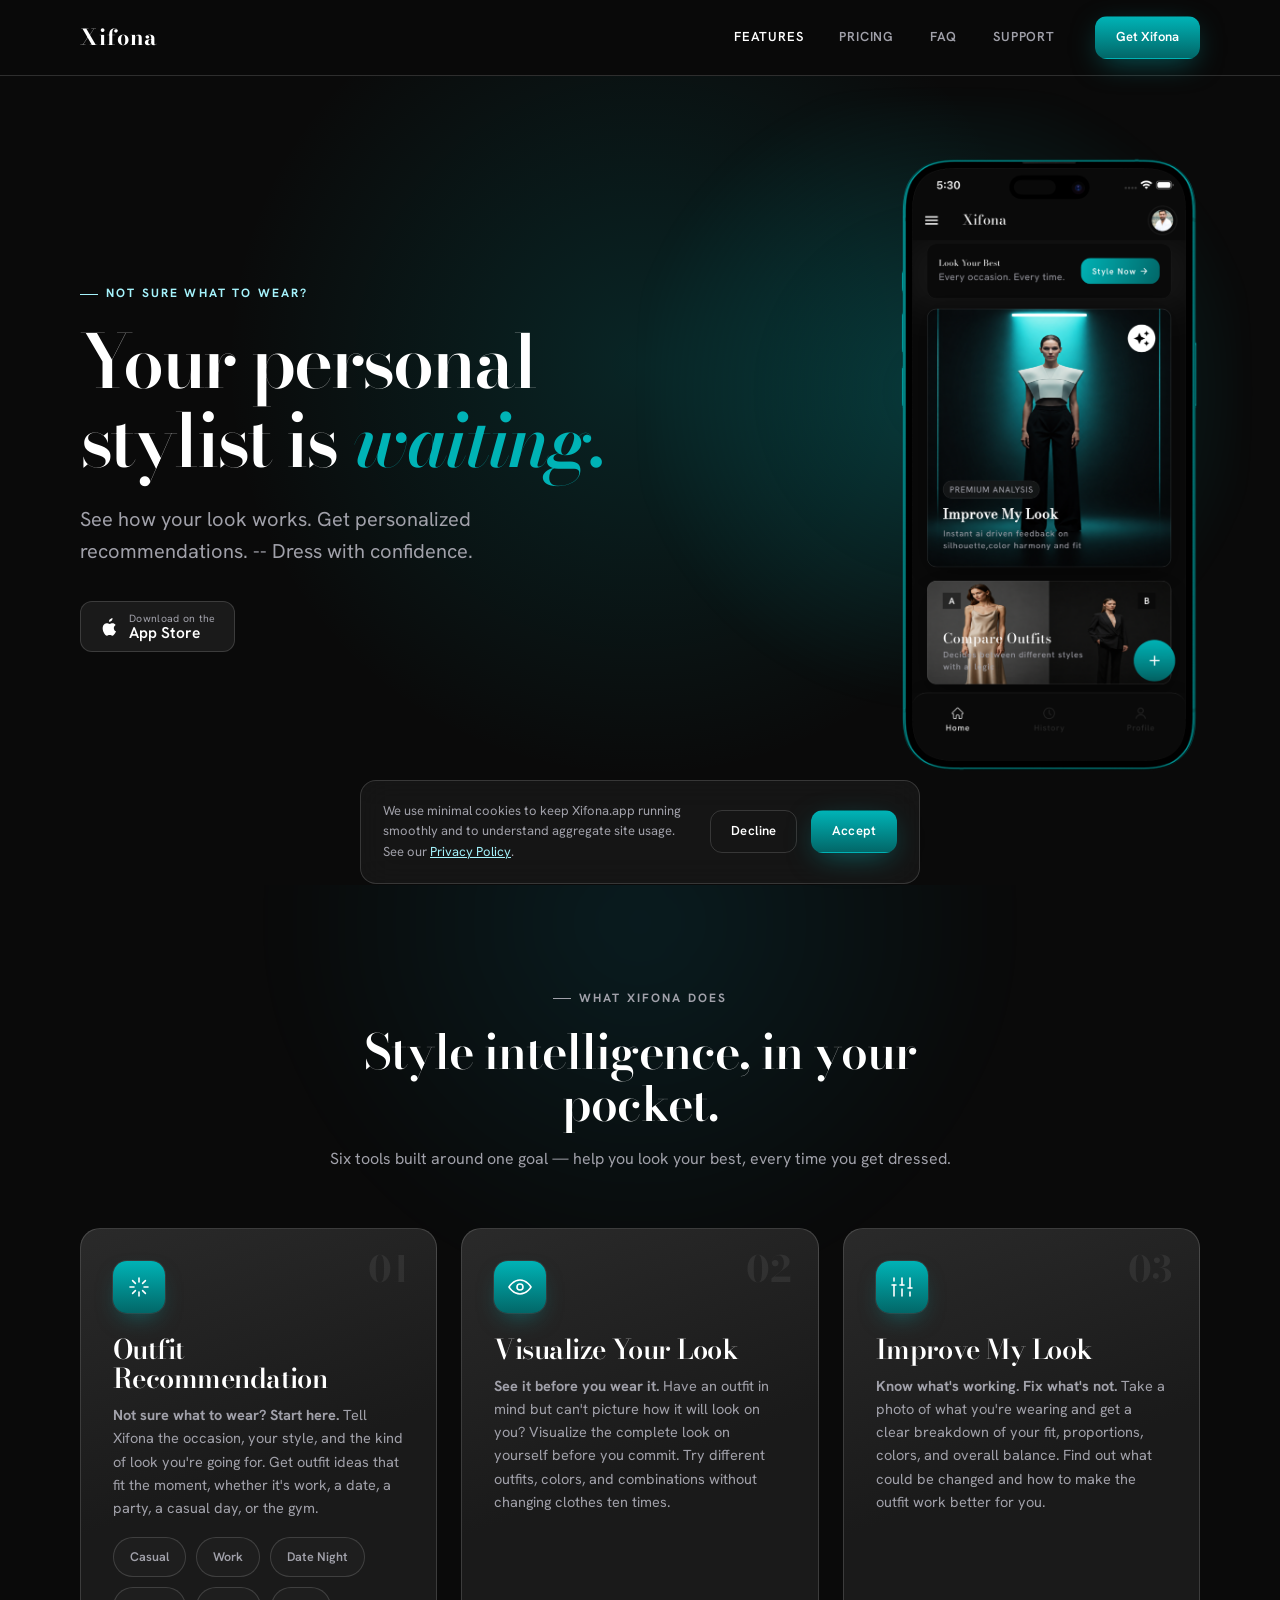
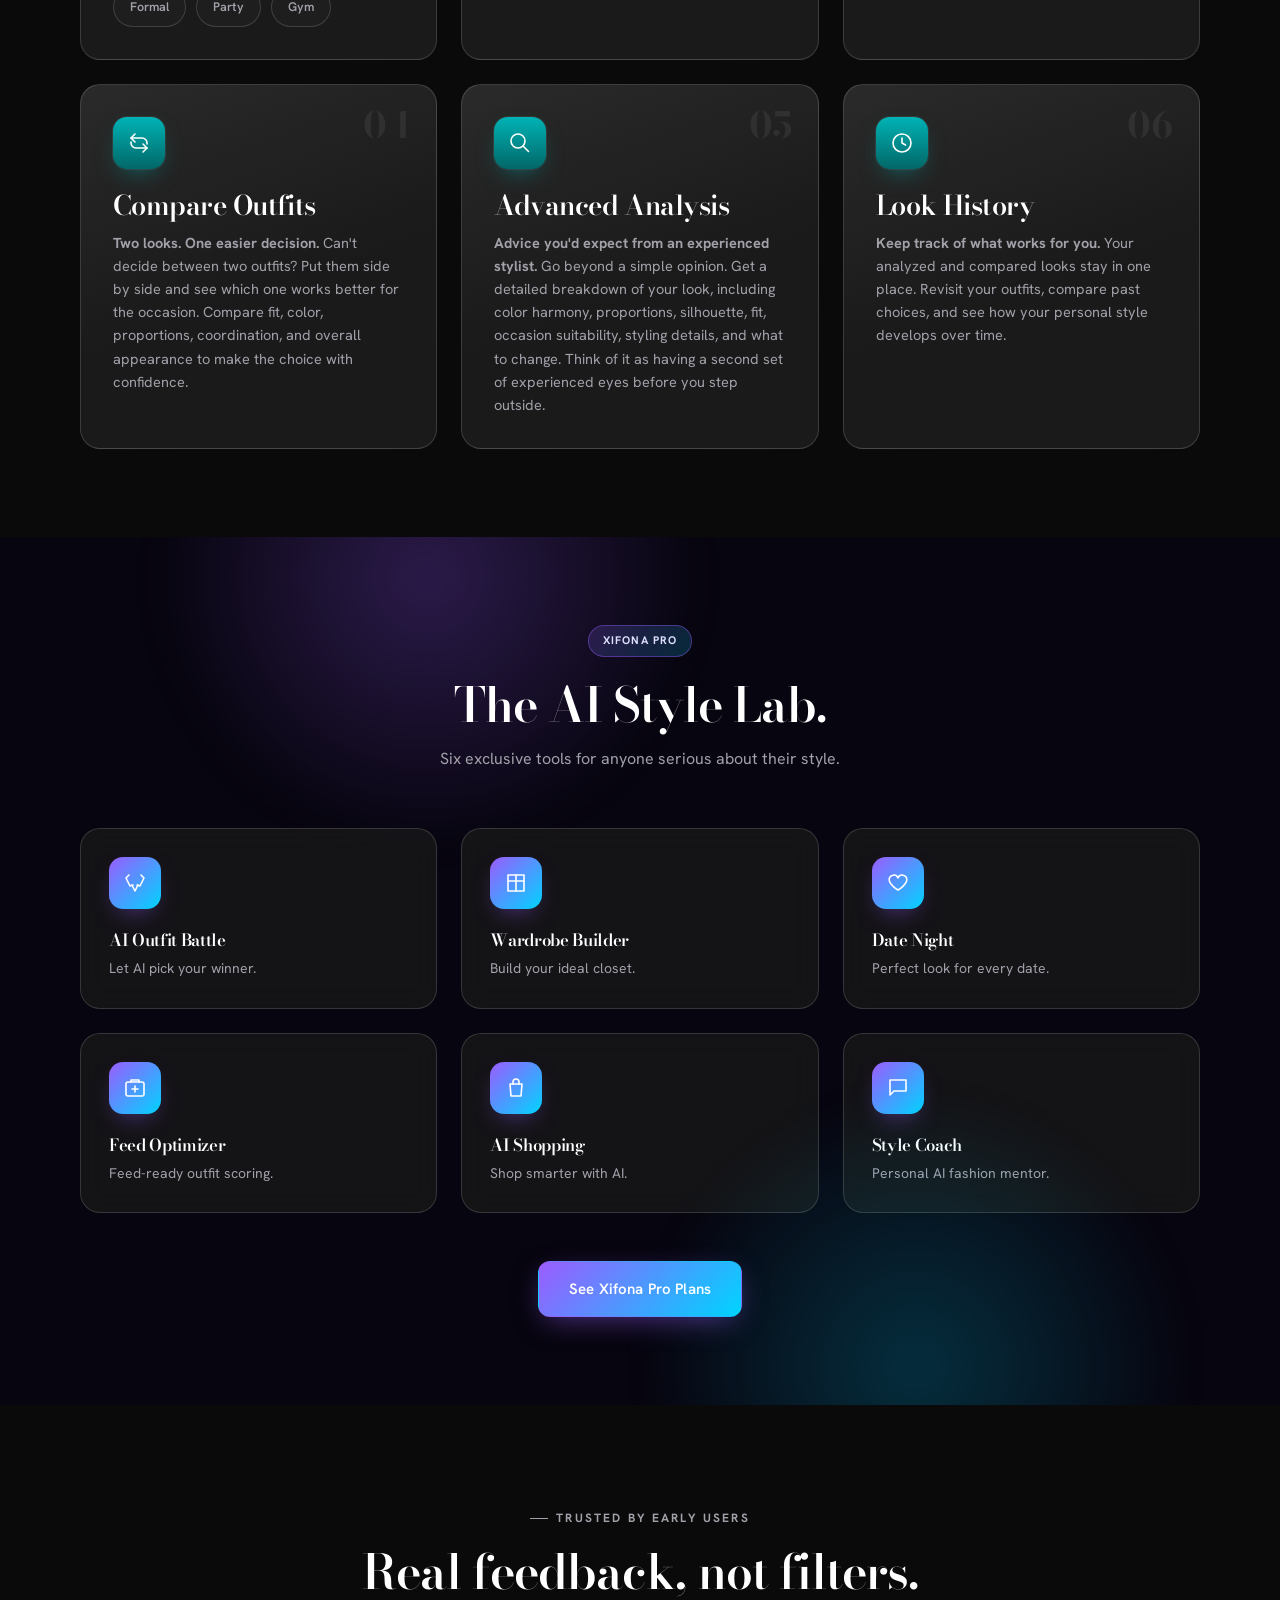
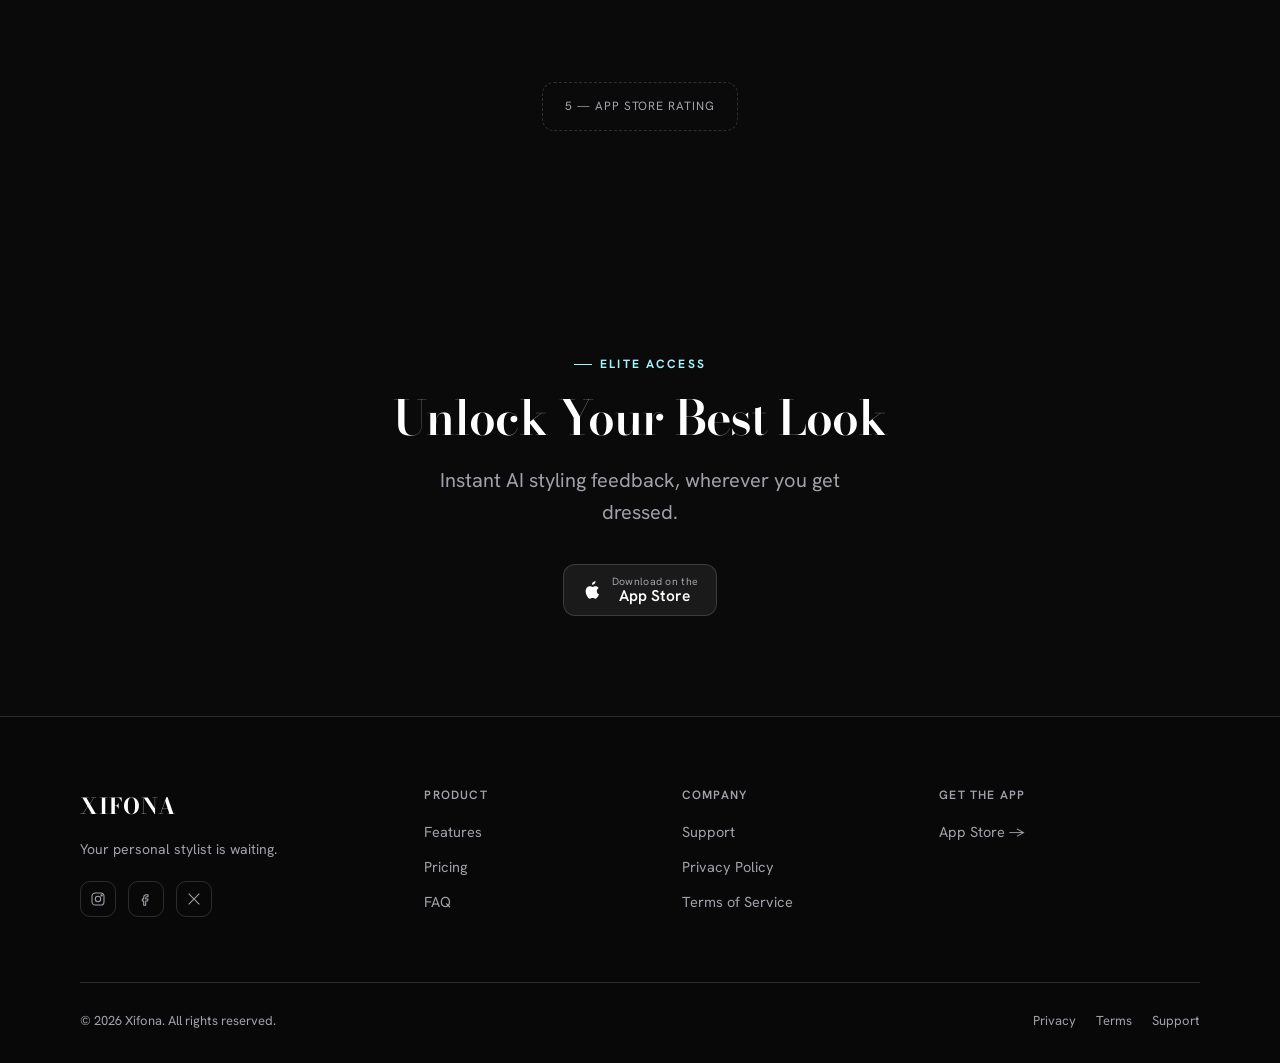
<file: index.html>
<!doctype html>
<html lang="en">

<head>
  <meta charset="UTF-8">
  <meta name="viewport" content="width=device-width, initial-scale=1">
  <title>Xifona | Personal Styling & Outfit Recommendations</title>
  <meta name="description"
    content="Instant AI feedback on silhouette, color harmony, and fit — from a single photo. Compare outfits, get occasion-based recommendations, and unlock the AI Style Lab with Xifona.">
  <link rel="canonical" href="https://www.xifona.app/">

  <meta property="og:type" content="website">
  <meta property="og:title" content="Xifona — Your AI Personal Stylist">
  <meta property="og:description"
    content="Discover what to wear with Xifona. Get personalized outfit recommendations, visualize looks, compare outfits, and improve your style.">
  <meta property="og:url" content="https://www.xifona.app/">
  <meta property="og:image" content="https://www.xifona.app/images/og-image.jpg">
  <meta property="og:site_name" content="Xifona">
  <meta name="twitter:card" content="summary_large_image">
  <meta name="twitter:title" content="Xifona — Your Personal Stylist">
  <meta name="twitter:description"
    content="Instant AI feedback on silhouette, color harmony, and fit — from a single photo.">
  <meta name="twitter:image" content="https://www.xifona.app/images/og-image.jpg">

  <link rel="icon" type="image/svg+xml" href="images/favicon.svg">
  <link rel="manifest" href="site.webmanifest">
  <meta name="theme-color" content="#0A0A0A">

  <link rel="preconnect" href="https://fonts.googleapis.com">
  <link rel="preconnect" href="https://fonts.gstatic.com" crossorigin>
  <link
    href="https://fonts.googleapis.com/css2?family=Bodoni+Moda:ital,wght@0,500;0,600;0,700;1,500;1,600&amp;family=Hanken+Grotesk:wght@400;500;600;700&amp;display=swap"
    rel="stylesheet">
  <link rel="stylesheet" href="css/style.css">
  <meta name="p:domain_verify" content="59ca148fe82344d7e6e36d0a5263caa8" />

  <!-- Analytics: set ANALYTICS_SNIPPET in .env, then run scripts/generate-config.js. -->
</head>

<body>
  <a class="skip-link" href="#main">Skip to content</a>

  <header class="site-header">
    <div class="container nav-inner">
      <a href="index.html" class="logo">Xifona</a>
      <nav class="site-nav" aria-label="Primary">
        <a href="index.html#features" class="active">Features</a>
        <a href="pricing.html">Pricing</a>
        <a href="faq.html">FAQ</a>
        <a href="support.html">Support</a>
      </nav>
      <a href="pricing.html" class="btn btn-primary btn-small nav-cta">Get Xifona</a>
      <button class="nav-toggle" aria-label="Toggle menu" aria-expanded="false"><span></span></button>
    </div>
    <div class="mobile-menu" id="mobile-menu">
      <a href="index.html#features">Features</a>
      <a href="pricing.html">Pricing</a>
      <a href="faq.html">FAQ</a>
      <a href="support.html">Support</a>
      <a href="pricing.html" class="btn btn-primary btn-block">Get Xifona</a>
    </div>
  </header>

  <main id="main">

    <!-- HERO -->
    <section class="hero">
      <div class="container hero-grid">
        <div class="hero-copy">
          <p class="eyebrow">Not sure what to wear?</p>
          <h1>Your personal stylist is <em>waiting.</em></h1>
          <p class="lead">See how your look works. Get personalized recommendations. -- Dress with confidence.</p>
          <div class="store-badges">
            <a href="https://apps.apple.com/us/app/xifona/id6799055787" data-cfg-href="APP_STORE_URL" class="store-badge"
              aria-label="Download on the App Store">
              <svg width="20" height="20" viewBox="0 0 24 24" fill="currentColor">
                <path
                  d="M16.365 1.43c0 1.14-.416 2.06-1.25 2.94-.895.94-2.02 1.51-3.14 1.42-.144-1.09.37-2.24 1.19-3.06.83-.83 2.24-1.42 3.2-1.3zM20.5 17.24c-.44 1.02-.65 1.47-1.22 2.38-.79 1.26-1.9 2.83-3.28 2.85-1.23.02-1.55-.8-3.22-.79-1.67.01-2.02.81-3.25.79-1.38-.02-2.43-1.43-3.22-2.69-2.21-3.5-2.44-7.6-1.08-9.79.97-1.55 2.5-2.46 3.94-2.46 1.47 0 2.39.81 3.6.81 1.18 0 1.9-.81 3.6-.81 1.29 0 2.65.7 3.62 1.92-3.18 1.74-2.66 6.28.41 7.79z" />
              </svg>
              <span class="store-text"><small>Download on the</small><strong>App Store</strong></span>
            </a>
            <!-- <a href="[PLAY_STORE_URL]" data-cfg-href="PLAY_STORE_URL" class="store-badge" aria-label="Get it on Google Play">
            <svg width="20" height="20" viewBox="0 0 24 24" fill="currentColor"><path d="M3.6 2.3c-.35.35-.55.86-.55 1.5v16.4c0 .64.2 1.15.55 1.5l.1.09L13 12.5v-.3L3.7 2.21l-.1.09z"/><path d="M16.15 15.65l-3.15-3.15v-.3l3.15-3.15.07.04 3.73 2.12c1.07.6 1.07 1.6 0 2.2l-3.73 2.12-.07.12z"/><path d="M16.22 15.6L13 12.35 3.6 21.7c.35.37.93.42 1.58.05l11.04-6.15z"/><path d="M16.22 9.1L5.18 2.95c-.65-.37-1.23-.32-1.58.05l9.4 9.35 3.22-3.25z"/></svg>
            <span class="store-text"><small>Get it on</small><strong>Google Play</strong></span>
          </a> -->
          </div>
        </div>
        <div class="hero-visual">
          <div class="phone-glow"></div>
          <img class="hero-app-shot" src="images/3.png" width="1284" height="2778" loading="eager"
            alt="Xifona app home screen with Improve My Look premium analysis and Compare Outfits tools">
        </div>
      </div>
    </section>

    <!-- FEATURES -->
    <section id="features">
      <div class="container">
        <div class="section-head center">
          <p class="eyebrow muted" style="justify-content:center">What Xifona Does</p>
          <h2>Style intelligence, in your pocket.</h2>
          <p>Six tools built around one goal — help you look your best, every time you get dressed.</p>
        </div>

        <div class="grid cols-3">
          <div class="card reveal">
            <div class="chip" aria-hidden="true">
              <svg viewBox="0 0 24 24" fill="none" stroke="currentColor" stroke-width="1.6" stroke-linecap="round"
                stroke-linejoin="round">
                <path
                  d="M12 3v4M12 17v4M3 12h4M17 12h4M5.6 5.6l2.8 2.8M15.6 15.6l2.8 2.8M5.6 18.4l2.8-2.8M15.6 8.4l2.8-2.8" />
              </svg>
            </div>
            <h3>Outfit Recommendation</h3>
            <p><strong>Not sure what to wear? Start here.</strong> Tell Xifona the occasion, your style, and the kind
              of look you're going for. Get outfit ideas that fit the moment, whether it's work, a date, a party, a
              casual day, or the gym.</p>
            <div class="pill-row">
              <span class="pill">Casual</span><span class="pill">Work</span><span class="pill">Date Night</span><span
                class="pill">Formal</span><span class="pill">Party</span><span class="pill">Gym</span>
            </div>
          </div>

          <div class="card reveal">
            <div class="chip" aria-hidden="true">
              <svg viewBox="0 0 24 24" fill="none" stroke="currentColor" stroke-width="1.6" stroke-linecap="round"
                stroke-linejoin="round">
                <path d="M1 12s4-7 11-7 11 7 11 7-4 7-11 7-11-7-11-7Z" />
                <circle cx="12" cy="12" r="3" />
              </svg>
            </div>
            <h3>Visualize Your Look</h3>
            <p><strong>See it before you wear it.</strong> Have an outfit in mind but can't picture how it will look
              on you? Visualize the complete look on yourself before you commit. Try different outfits, colors, and
              combinations without changing clothes ten times.</p>
          </div>

          <div class="card reveal">
            <div class="chip" aria-hidden="true">
              <svg viewBox="0 0 24 24" fill="none" stroke="currentColor" stroke-width="1.6" stroke-linecap="round"
                stroke-linejoin="round">
                <path d="M4 21V10M4 6V3M12 21v-7M12 10V3M20 21v-4M20 13V3" />
                <path d="M2 10h4M10 10h4M18 13h4" />
              </svg>
            </div>
            <h3>Improve My Look</h3>
            <p><strong>Know what's working. Fix what's not.</strong> Take a photo of what you're wearing and get a
              clear breakdown of your fit, proportions, colors, and overall balance. Find out what could be changed
              and how to make the outfit work better for you.</p>
          </div>

          <div class="card reveal">
            <div class="chip" aria-hidden="true">
              <svg viewBox="0 0 24 24" fill="none" stroke="currentColor" stroke-width="1.6" stroke-linecap="round"
                stroke-linejoin="round">
                <path d="M8 3 4 7l4 4" />
                <path d="M4 7h11a5 5 0 0 1 5 5v1" />
                <path d="M16 21l4-4-4-4" />
                <path d="M20 17H9a5 5 0 0 1-5-5v-1" />
              </svg>
            </div>
            <h3>Compare Outfits</h3>
            <p><strong>Two looks. One easier decision.</strong> Can't decide between two outfits? Put them side by
              side and see which one works better for the occasion. Compare fit, color, proportions, coordination,
              and overall appearance to make the choice with confidence.</p>
          </div>

          <div class="card reveal">
            <div class="chip" aria-hidden="true">
              <svg viewBox="0 0 24 24" fill="none" stroke="currentColor" stroke-width="1.6" stroke-linecap="round"
                stroke-linejoin="round">
                <circle cx="10" cy="10" r="7" />
                <path d="M20.5 20.5 15.3 15.3" />
              </svg>
            </div>
            <h3>Advanced Analysis</h3>
            <p><strong>Advice you'd expect from an experienced stylist.</strong> Go beyond a simple opinion. Get a
              detailed breakdown of your look, including color harmony, proportions, silhouette, fit, occasion
              suitability, styling details, and what to change. Think of it as having a second set of experienced
              eyes before you step outside.</p>
          </div>

          <div class="card reveal">
            <div class="chip" aria-hidden="true">
              <svg viewBox="0 0 24 24" fill="none" stroke="currentColor" stroke-width="1.6" stroke-linecap="round"
                stroke-linejoin="round">
                <circle cx="12" cy="12" r="9" />
                <path d="M12 7v5l3.5 2" />
              </svg>
            </div>
            <h3>Look History</h3>
            <p><strong>Keep track of what works for you.</strong> Your analyzed and compared looks stay in one place.
              Revisit your outfits, compare past choices, and see how your personal style develops over time.</p>
          </div>
        </div>
      </div>
    </section>

    <!-- STYLE LAB / PREMIUM TEASER -->
    <section class="section-void">
      <div class="container">
        <div class="section-head center">
          <span class="badge-pill">Xifona Pro</span>
          <h2 style="margin-top:22px;">The AI Style Lab.</h2>
          <p>Six exclusive tools for anyone serious about their style.</p>
        </div>

        <div class="grid cols-3">
          <div class="glass-card reveal">
            <div class="chip chip-premium" aria-hidden="true">
              <svg viewBox="0 0 24 24" fill="none" stroke="currentColor" stroke-width="1.6" stroke-linecap="round"
                stroke-linejoin="round">
                <path d="M6 4 3 7l4 8 3-1" />
                <path d="M18 4l3 3-4 8-3-1" />
                <path d="M9 14l3 6 3-6" />
              </svg>
            </div>
            <h4>AI Outfit Battle</h4>
            <p style="font-size:14px;margin-top:8px;">Let AI pick your winner.</p>
          </div>
          <div class="glass-card reveal">
            <div class="chip chip-premium" aria-hidden="true">
              <svg viewBox="0 0 24 24" fill="none" stroke="currentColor" stroke-width="1.6" stroke-linecap="round"
                stroke-linejoin="round">
                <path d="M4 4h16v16H4z" />
                <path d="M12 4v16M4 10h16" />
              </svg>
            </div>
            <h4>Wardrobe Builder</h4>
            <p style="font-size:14px;margin-top:8px;">Build your ideal closet.</p>
          </div>
          <div class="glass-card reveal">
            <div class="chip chip-premium" aria-hidden="true">
              <svg viewBox="0 0 24 24" fill="none" stroke="currentColor" stroke-width="1.6" stroke-linecap="round"
                stroke-linejoin="round">
                <path
                  d="M20.8 8.6c0 5.4-8.8 10.4-8.8 10.4S3.2 14 3.2 8.6a4.6 4.6 0 0 1 8.8-1.8A4.6 4.6 0 0 1 20.8 8.6Z" />
              </svg>
            </div>
            <h4>Date Night</h4>
            <p style="font-size:14px;margin-top:8px;">Perfect look for every date.</p>
          </div>
          <div class="glass-card reveal">
            <div class="chip chip-premium" aria-hidden="true">
              <svg viewBox="0 0 24 24" fill="none" stroke="currentColor" stroke-width="1.6" stroke-linecap="round"
                stroke-linejoin="round">
                <rect x="3" y="6" width="18" height="14" rx="2" />
                <path d="M8 6V4h8v2M12 10v6M9 13h6" />
              </svg>
            </div>
            <h4>Feed Optimizer</h4>
            <p style="font-size:14px;margin-top:8px;">Feed-ready outfit scoring.</p>
          </div>
          <div class="glass-card reveal">
            <div class="chip chip-premium" aria-hidden="true">
              <svg viewBox="0 0 24 24" fill="none" stroke="currentColor" stroke-width="1.6" stroke-linecap="round"
                stroke-linejoin="round">
                <path d="M6 8h12l-1 12H7L6 8Z" />
                <path d="M9 8V6a3 3 0 0 1 6 0v2" />
              </svg>
            </div>
            <h4>AI Shopping</h4>
            <p style="font-size:14px;margin-top:8px;">Shop smarter with AI.</p>
          </div>
          <div class="glass-card reveal">
            <div class="chip chip-premium" aria-hidden="true">
              <svg viewBox="0 0 24 24" fill="none" stroke="currentColor" stroke-width="1.6" stroke-linecap="round"
                stroke-linejoin="round">
                <path d="M4 4h16v11H8l-4 4V4Z" />
              </svg>
            </div>
            <h4>Style Coach</h4>
            <p style="font-size:14px;margin-top:8px;">Personal AI fashion mentor.</p>
          </div>
        </div>

        <div class="text-center" style="margin-top:48px;">
          <a href="pricing.html" class="btn btn-premium">See Xifona Pro Plans</a>
        </div>
      </div>
    </section>

    <!-- SOCIAL PROOF -->
    <section>
      <div class="container">
        <div class="section-head center">
          <p class="eyebrow muted" style="justify-content:center">Trusted By Early Users</p>
          <h2>Real feedback, not filters.</h2>
        </div>
        <div class="proof-strip">
          <div class="proof-placeholder" data-cfg-hide-if-empty="RATING"><span data-cfg-text="RATING">[RATING]</span> —
            App Store rating</div>
          <div class="proof-placeholder" data-cfg-hide-if-empty="PRESS_LOGOS"><span
              data-cfg-text="PRESS_LOGOS">[PRESS_LOGOS]</span> — as featured in</div>
          <div class="proof-placeholder" data-cfg-hide-if-empty="TESTIMONIALS"><span
              data-cfg-text="TESTIMONIALS">[TESTIMONIALS]</span> — coming soon</div>
        </div>
      </div>
    </section>

    <!-- FINAL CTA -->
    <section class="cta-band">
      <div class="container">
        <p class="eyebrow" style="justify-content:center">Elite Access</p>
        <h2>Unlock Your Best Look</h2>
        <p class="lead">Instant AI styling feedback, wherever you get dressed.</p>
        <div class="store-badges">
          <a href="https://apps.apple.com/us/app/xifona/id6799055787" data-cfg-href="APP_STORE_URL" class="store-badge"
            aria-label="Download on the App Store">
            <svg width="20" height="20" viewBox="0 0 24 24" fill="currentColor">
              <path
                d="M16.365 1.43c0 1.14-.416 2.06-1.25 2.94-.895.94-2.02 1.51-3.14 1.42-.144-1.09.37-2.24 1.19-3.06.83-.83 2.24-1.42 3.2-1.3zM20.5 17.24c-.44 1.02-.65 1.47-1.22 2.38-.79 1.26-1.9 2.83-3.28 2.85-1.23.02-1.55-.8-3.22-.79-1.67.01-2.02.81-3.25.79-1.38-.02-2.43-1.43-3.22-2.69-2.21-3.5-2.44-7.6-1.08-9.79.97-1.55 2.5-2.46 3.94-2.46 1.47 0 2.39.81 3.6.81 1.18 0 1.9-.81 3.6-.81 1.29 0 2.65.7 3.62 1.92-3.18 1.74-2.66 6.28.41 7.79z" />
            </svg>
            <span class="store-text"><small>Download on the</small><strong>App Store</strong></span>
          </a>

        </div>
      </div>
    </section>

  </main>

  <footer class="site-footer">
    <div class="container">
      <div class="footer-grid">
        <div class="footer-brand">
          <span class="logo">XIFONA</span>
          <p>Your personal stylist is waiting.</p>
          <div class="social-icons">
            <a href="[INSTAGRAM_URL]" data-cfg-href="INSTAGRAM_URL" aria-label="Instagram"><svg width="16" height="16"
                viewBox="0 0 24 24" fill="none" stroke="currentColor" stroke-width="1.6">
                <rect x="3" y="3" width="18" height="18" rx="5" />
                <circle cx="12" cy="12" r="4" />
                <circle cx="17.5" cy="6.5" r="1" />
              </svg></a>
            <a href="[FACEBOOK_URL]" data-cfg-href="FACEBOOK_URL" aria-label="Facebook"><svg width="16" height="16"
                viewBox="0 0 24 24" fill="none" stroke="currentColor" stroke-width="1.6">
                <path
                  d="M15 8.5h-2a1.5 1.5 0 0 0-1.5 1.5v2h3.5l-.5 3H11.5v6.5h-3V15h-2v-3h2v-2.2C8.5 7.3 10 5.5 12.7 5.5H15v3z"
                  stroke-linejoin="round" />
              </svg></a>
            <a href="[X_URL]" data-cfg-href="X_URL" aria-label="X"><svg width="16" height="16" viewBox="0 0 24 24"
                fill="none" stroke="currentColor" stroke-width="1.6">
                <path d="M4 4l16 16M20 4 4 20" />
              </svg></a>
          </div>
        </div>
        <div class="footer-col">
          <h4>Product</h4>
          <a href="index.html#features">Features</a>
          <a href="pricing.html">Pricing</a>
          <a href="faq.html">FAQ</a>
        </div>
        <div class="footer-col">
          <h4>Company</h4>
          <a href="support.html">Support</a>
          <a href="privacy.html">Privacy Policy</a>
          <a href="terms.html">Terms of Service</a>
        </div>
        <div class="footer-col">
          <h4>Get The App</h4>
          <div class="footer-store">
            <a href="https://apps.apple.com/us/app/xifona/id6799055787" data-cfg-href="APP_STORE_URL">App Store &rarr;</a>
          </div>
        </div>
      </div>
      <div class="footer-bottom">
        <p>&copy; 2026 Xifona. All rights reserved.</p>
        <div class="footer-legal-links">
          <a href="privacy.html">Privacy</a>
          <a href="terms.html">Terms</a>
          <a href="support.html">Support</a>
        </div>
      </div>
    </div>
  </footer>

  <div class="cookie-banner" role="dialog" aria-label="Cookie consent">
    <p>We use minimal cookies to keep Xifona.app running smoothly and to understand aggregate site usage. See our <a
        href="privacy.html" style="color:var(--accent-cyan);text-decoration:underline;">Privacy Policy</a>.</p>
    <div class="btn-row">
      <button class="btn btn-ghost btn-small" data-cookie-action="declined">Decline</button>
      <button class="btn btn-primary btn-small" data-cookie-action="accepted">Accept</button>
    </div>
  </div>

  <script src="js/config.js"></script>
  <script src="js/main.js"></script>
</body>

</html>
</file>
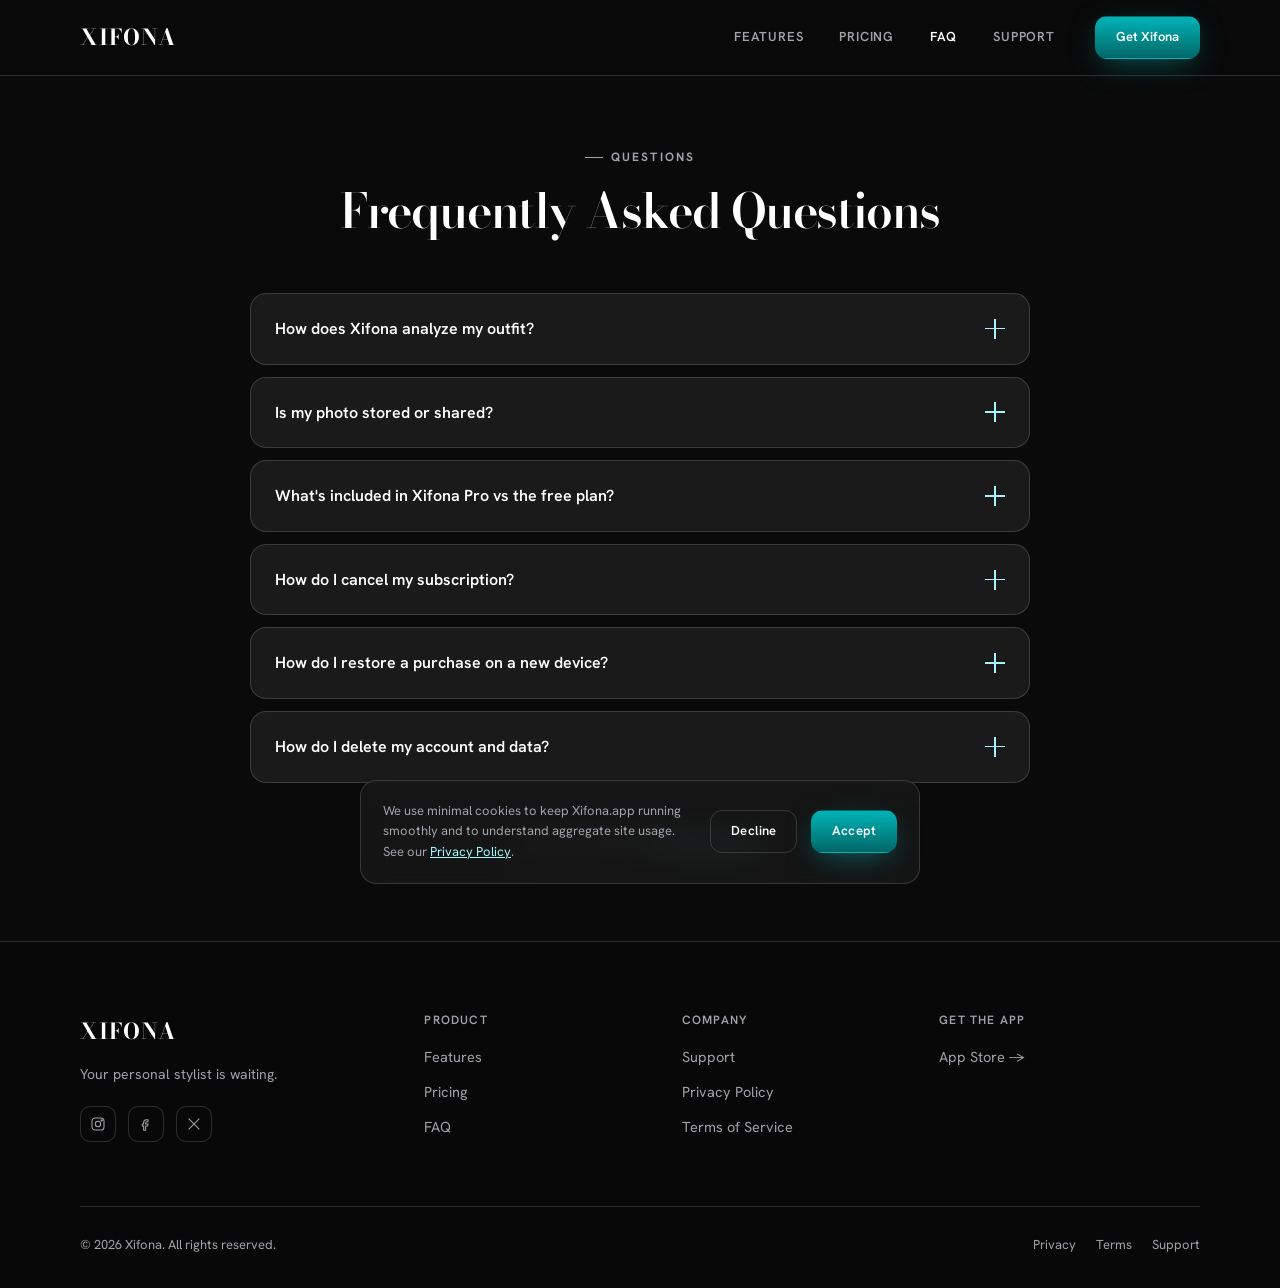
<file: faq.html>
<!doctype html>
<html lang="en">

<head>
  <meta charset="UTF-8">
  <meta name="viewport" content="width=device-width, initial-scale=1">
  <title>FAQ — Xifona</title>
  <meta name="description"
    content="Answers to common questions about how Xifona analyzes outfits, what's included in Xifona Pro, subscriptions, and account data.">
  <link rel="canonical" href="https://www.xifona.app/faq.html">

  <meta property="og:type" content="website">
  <meta property="og:title" content="FAQ — Xifona">
  <meta property="og:description" content="Answers to common questions about Xifona and Xifona Pro.">
  <meta property="og:url" content="https://www.xifona.app/faq.html">
  <meta property="og:image" content="https://www.xifona.app/images/og-image.jpg">
  <meta property="og:site_name" content="Xifona">
  <meta name="twitter:card" content="summary_large_image">

  <link rel="icon" type="image/svg+xml" href="images/favicon.svg">
  <link rel="manifest" href="site.webmanifest">
  <meta name="theme-color" content="#0A0A0A">

  <link rel="preconnect" href="https://fonts.googleapis.com">
  <link rel="preconnect" href="https://fonts.gstatic.com" crossorigin>
  <link
    href="https://fonts.googleapis.com/css2?family=Bodoni+Moda:ital,wght@0,500;0,600;0,700;1,500;1,600&amp;family=Hanken+Grotesk:wght@400;500;600;700&amp;display=swap"
    rel="stylesheet">
  <link rel="stylesheet" href="css/style.css">

  <script type="application/ld+json">
{
  "@context": "https://schema.org",
  "@type": "FAQPage",
  "mainEntity": [
    {"@type": "Question", "name": "How does Xifona analyze my outfit?", "acceptedAnswer": {"@type": "Answer", "text": "Xifona uses computer vision and AI style models to evaluate silhouette, color harmony, and fit from a single photo, returning a Style Score and specific feedback."}},
    {"@type": "Question", "name": "Is my photo stored or shared?", "acceptedAnswer": {"@type": "Answer", "text": "Photos are processed to provide analysis, comparison, and history features. We do not sell your photos. See our Privacy Policy for full details on storage and retention."}},
    {"@type": "Question", "name": "What's included in Xifona Pro vs the free plan?", "acceptedAnswer": {"@type": "Answer", "text": "Free includes 3 style credits. Xifona Pro includes 500 style credits, 40 visualized looks, advanced look analysis, advanced compare looks, improve outfit, and the full AI Style Lab."}},
    {"@type": "Question", "name": "How do I cancel my subscription?", "acceptedAnswer": {"@type": "Answer", "text": "Subscriptions are managed through the Apple App Store. You can cancel anytime from your device's subscription settings, at least 24 hours before renewal."}},
    {"@type": "Question", "name": "How do I restore a purchase on a new device?", "acceptedAnswer": {"@type": "Answer", "text": "Sign in with the same Apple ID or Google account used for your original purchase, then use Restore Purchases in the app."}},
    {"@type": "Question", "name": "How do I delete my account and data?", "acceptedAnswer": {"@type": "Answer", "text": "Contact support with a deletion request and we will remove your account and associated data, subject to limited retention required by law or backups."}}
  ]
}
</script>
</head>

<body>
  <a class="skip-link" href="#main">Skip to content</a>

  <header class="site-header">
    <div class="container nav-inner">
      <a href="index.html" class="logo">XIFONA</a>
      <nav class="site-nav" aria-label="Primary">
        <a href="index.html#features">Features</a>
        <a href="pricing.html">Pricing</a>
        <a href="faq.html" class="active">FAQ</a>
        <a href="support.html">Support</a>
      </nav>
      <a href="pricing.html" class="btn btn-primary btn-small nav-cta">Get Xifona</a>
      <button class="nav-toggle" aria-label="Toggle menu" aria-expanded="false"><span></span></button>
    </div>
    <div class="mobile-menu" id="mobile-menu">
      <a href="index.html#features">Features</a>
      <a href="pricing.html">Pricing</a>
      <a href="faq.html">FAQ</a>
      <a href="support.html">Support</a>
      <a href="pricing.html" class="btn btn-primary btn-block">Get Xifona</a>
    </div>
  </header>

  <main id="main">
    <section style="padding-top:56px;">
      <div class="container">
        <div class="section-head center">
          <p class="eyebrow muted" style="justify-content:center">Questions</p>
          <h1 style="font-size:clamp(2.2rem,4.5vw,3rem);">Frequently Asked Questions</h1>
        </div>

        <div class="faq-list">
          <div class="faq-item">
            <button class="faq-question" aria-expanded="false">How does Xifona analyze my outfit?<span
                class="plus"></span></button>
            <div class="faq-answer">
              <div class="faq-answer-inner">
                <p>Xifona uses computer vision and AI style models to evaluate silhouette, color harmony, and fit from a
                  single photo, returning a Style Score and specific, actionable feedback.</p>
              </div>
            </div>
          </div>
          <div class="faq-item">
            <button class="faq-question" aria-expanded="false">Is my photo stored or shared?<span
                class="plus"></span></button>
            <div class="faq-answer">
              <div class="faq-answer-inner">
                <p>Your photos are processed to power analysis, comparison, and look history. We don't sell your photos
                  to third parties. Read the full <a href="privacy.html"
                    style="color:var(--accent-cyan);text-decoration:underline;">Privacy Policy</a> for details on
                  storage and retention.</p>
              </div>
            </div>
          </div>
          <div class="faq-item">
            <button class="faq-question" aria-expanded="false">What's included in Xifona Pro vs the free plan?<span
                class="plus"></span></button>
            <div class="faq-answer">
              <div class="faq-answer-inner">
                <p>Free includes 3 style credits. Xifona Pro includes 500 style credits, 40 visualized looks, advanced
                  look analysis, advanced compare looks, improve outfit, and the full AI Style Lab. See the <a
                    href="pricing.html" style="color:var(--accent-cyan);text-decoration:underline;">Pricing</a> page for
                  the full breakdown.</p>
              </div>
            </div>
          </div>
          <div class="faq-item">
            <button class="faq-question" aria-expanded="false">How do I cancel my subscription?<span
                class="plus"></span></button>
            <div class="faq-answer">
              <div class="faq-answer-inner">
                <p>Subscriptions are billed and managed through the Apple App Store. You can cancel
                  anytime from your device's subscription settings — just do it at least 24 hours before your renewal
                  date to avoid another charge.</p>
              </div>
            </div>
          </div>
          <div class="faq-item">
            <button class="faq-question" aria-expanded="false">How do I restore a purchase on a new device?<span
                class="plus"></span></button>
            <div class="faq-answer">
              <div class="faq-answer-inner">
                <p>Sign in with the same Apple ID or Google account used for your original purchase, then tap Restore
                  Purchases in the app's settings.</p>
              </div>
            </div>
          </div>
          <div class="faq-item">
            <button class="faq-question" aria-expanded="false">How do I delete my account and data?<span
                class="plus"></span></button>
            <div class="faq-answer">
              <div class="faq-answer-inner">
                <p>Contact <a href="support.html"
                    style="color:var(--accent-cyan);text-decoration:underline;">Support</a> with a deletion request and
                  we'll remove your account and associated data, subject to limited retention required by law or
                  backups.</p>
              </div>
            </div>
          </div>
        </div>

        <div class="text-center" style="margin-top:48px;">
          <p style="font-size:14px;">Still have questions? <a href="support.html"
              style="color:var(--accent-cyan);text-decoration:underline;">Contact Support</a></p>
        </div>
      </div>
    </section>
  </main>

  <footer class="site-footer">
    <div class="container">
      <div class="footer-grid">
        <div class="footer-brand">
          <span class="logo">XIFONA</span>
          <p>Your personal stylist is waiting.</p>
          <div class="social-icons">
            <a href="[INSTAGRAM_URL]" data-cfg-href="INSTAGRAM_URL" aria-label="Instagram"><svg width="16" height="16"
                viewBox="0 0 24 24" fill="none" stroke="currentColor" stroke-width="1.6">
                <rect x="3" y="3" width="18" height="18" rx="5" />
                <circle cx="12" cy="12" r="4" />
                <circle cx="17.5" cy="6.5" r="1" />
              </svg></a>
            <a href="[FACEBOOK_URL]" data-cfg-href="FACEBOOK_URL" aria-label="Facebook"><svg width="16" height="16"
                viewBox="0 0 24 24" fill="none" stroke="currentColor" stroke-width="1.6">
                <path d="M15 8.5h-2a1.5 1.5 0 0 0-1.5 1.5v2h3.5l-.5 3H11.5v6.5h-3V15h-2v-3h2v-2.2C8.5 7.3 10 5.5 12.7 5.5H15v3z" stroke-linejoin="round" />
              </svg></a>
            <a href="[X_URL]" data-cfg-href="X_URL" aria-label="X"><svg width="16" height="16" viewBox="0 0 24 24"
                fill="none" stroke="currentColor" stroke-width="1.6">
                <path d="M4 4l16 16M20 4 4 20" />
              </svg></a>
          </div>
        </div>
        <div class="footer-col">
          <h4>Product</h4>
          <a href="index.html#features">Features</a>
          <a href="pricing.html">Pricing</a>
          <a href="faq.html">FAQ</a>
        </div>
        <div class="footer-col">
          <h4>Company</h4>
          <a href="support.html">Support</a>
          <a href="privacy.html">Privacy Policy</a>
          <a href="terms.html">Terms of Service</a>
        </div>
        <div class="footer-col">
          <h4>Get The App</h4>
          <div class="footer-store">
            <a href="https://apps.apple.com/us/app/xifona/id6799055787" data-cfg-href="APP_STORE_URL">App Store &rarr;</a>
          </div>
        </div>
      </div>
      <div class="footer-bottom">
        <p>&copy; 2026 Xifona. All rights reserved.</p>
        <div class="footer-legal-links">
          <a href="privacy.html">Privacy</a>
          <a href="terms.html">Terms</a>
          <a href="support.html">Support</a>
        </div>
      </div>
    </div>
  </footer>

  <div class="cookie-banner" role="dialog" aria-label="Cookie consent">
    <p>We use minimal cookies to keep Xifona.app running smoothly and to understand aggregate site usage. See our <a
        href="privacy.html" style="color:var(--accent-cyan);text-decoration:underline;">Privacy Policy</a>.</p>
    <div class="btn-row">
      <button class="btn btn-ghost btn-small" data-cookie-action="declined">Decline</button>
      <button class="btn btn-primary btn-small" data-cookie-action="accepted">Accept</button>
    </div>
  </div>

  <script src="js/config.js"></script>
  <script src="js/main.js"></script>
</body>

</html>
</file>
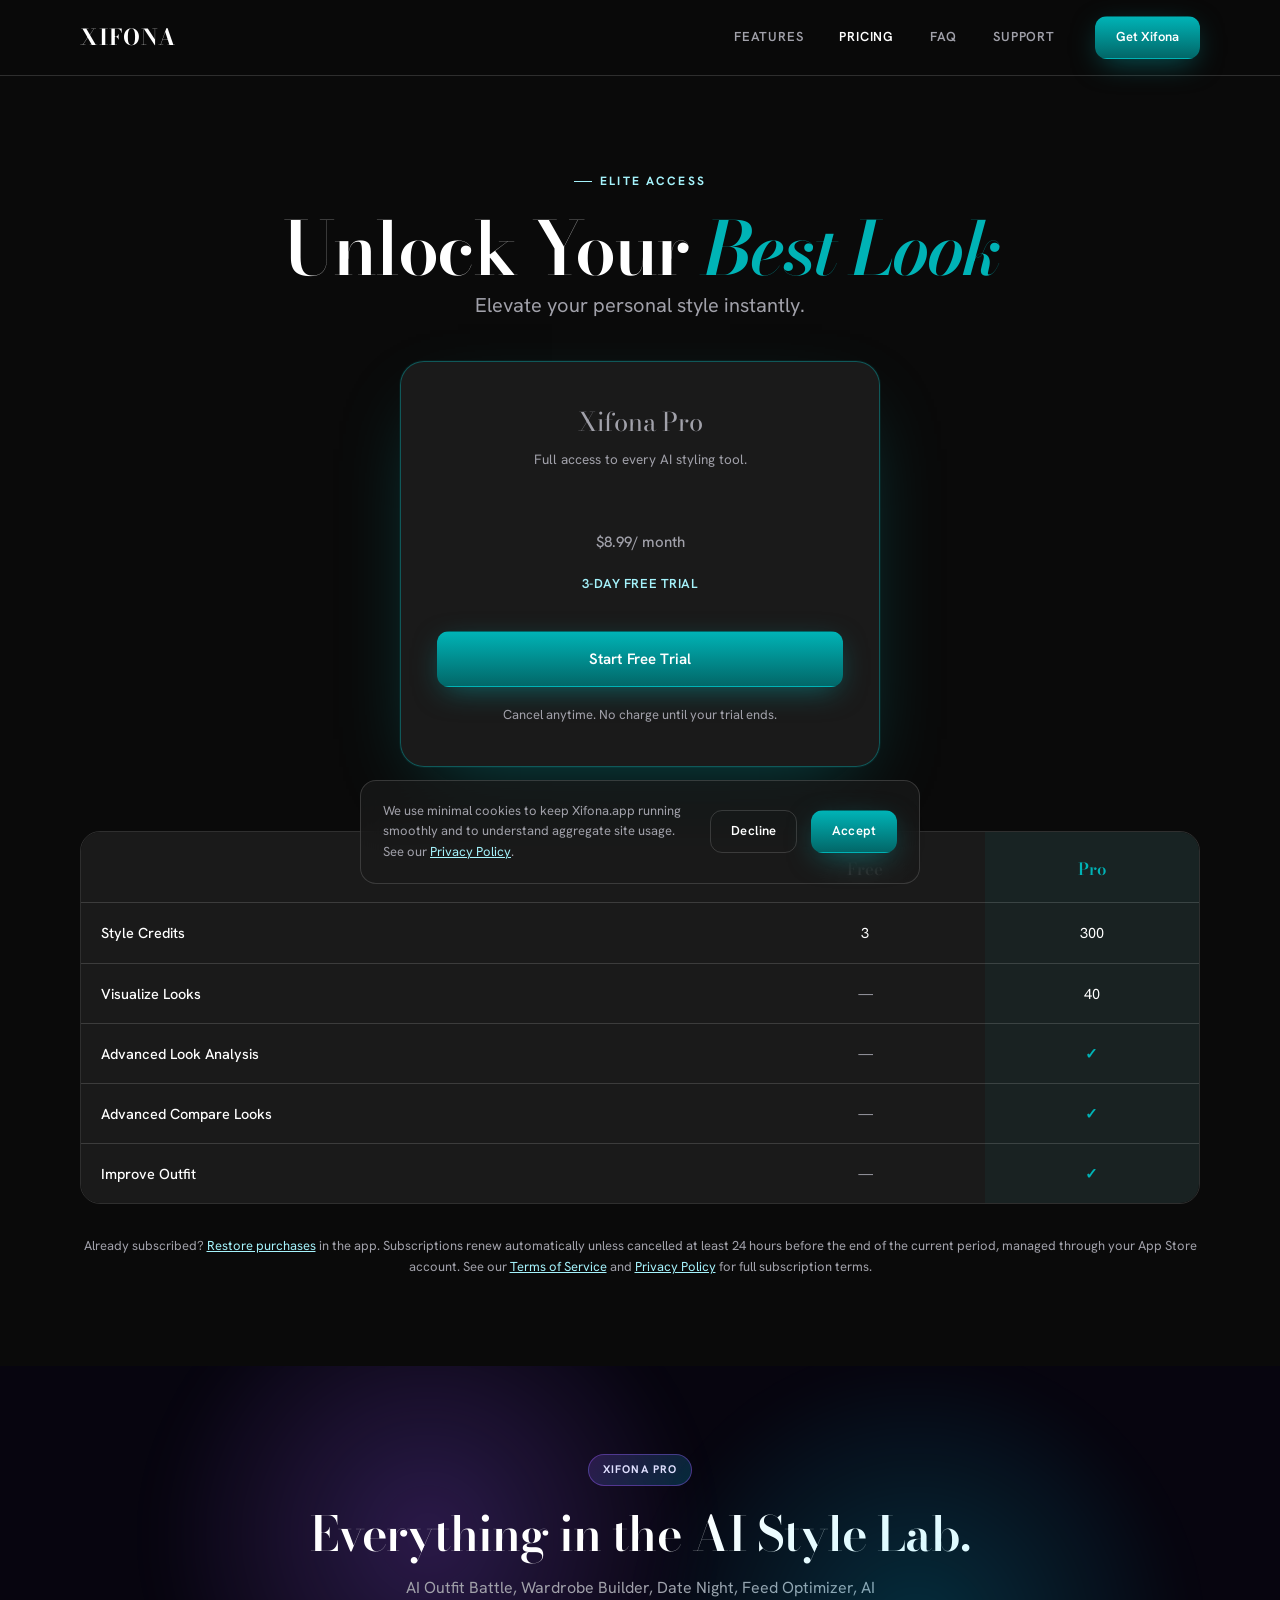
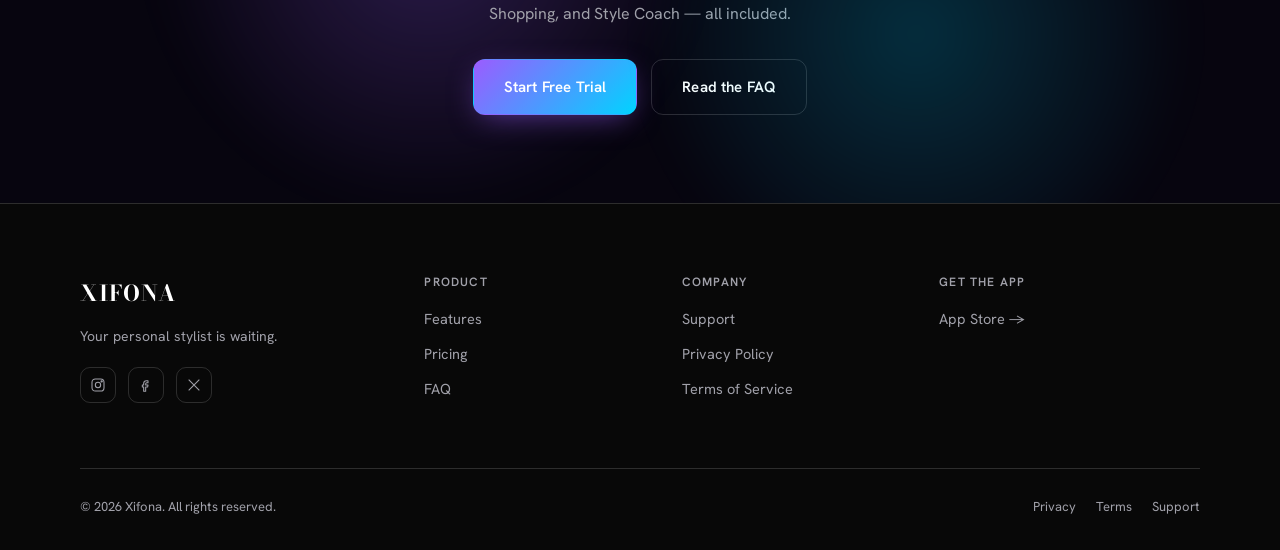
<file: pricing.html>
<!doctype html>
<html lang="en">

<head>
  <meta charset="UTF-8">
  <meta name="viewport" content="width=device-width, initial-scale=1">
  <title>Pricing — Xifona Pro</title>
  <meta name="description"
    content="Unlock your best look with Xifona Pro — 300 style credits, advanced look analysis, outfit comparison, and the full AI Style Lab. Start a free trial.">
  <link rel="canonical" href="https://www.xifona.app/pricing.html">

  <meta property="og:type" content="website">
  <meta property="og:title" content="Pricing — Xifona Pro">
  <meta property="og:description" content="Elevate your personal style instantly with Xifona Pro.">
  <meta property="og:url" content="https://www.xifona.app/pricing.html">
  <meta property="og:image" content="https://www.xifona.app/images/og-image.jpg">
  <meta property="og:site_name" content="Xifona">
  <meta name="twitter:card" content="summary_large_image">

  <link rel="icon" type="image/svg+xml" href="images/favicon.svg">
  <link rel="manifest" href="site.webmanifest">
  <meta name="theme-color" content="#0A0A0A">

  <link rel="preconnect" href="https://fonts.googleapis.com">
  <link rel="preconnect" href="https://fonts.gstatic.com" crossorigin>
  <link
    href="https://fonts.googleapis.com/css2?family=Bodoni+Moda:ital,wght@0,500;0,600;0,700;1,500;1,600&amp;family=Hanken+Grotesk:wght@400;500;600;700&amp;display=swap"
    rel="stylesheet">
  <link rel="stylesheet" href="css/style.css">
</head>

<body>
  <a class="skip-link" href="#main">Skip to content</a>

  <header class="site-header">
    <div class="container nav-inner">
      <a href="index.html" class="logo">XIFONA</a>
      <nav class="site-nav" aria-label="Primary">
        <a href="index.html#features">Features</a>
        <a href="pricing.html" class="active">Pricing</a>
        <a href="faq.html">FAQ</a>
        <a href="support.html">Support</a>
      </nav>
      <a href="pricing.html" class="btn btn-primary btn-small nav-cta">Get Xifona</a>
      <button class="nav-toggle" aria-label="Toggle menu" aria-expanded="false"><span></span></button>
    </div>
    <div class="mobile-menu" id="mobile-menu">
      <a href="index.html#features">Features</a>
      <a href="pricing.html">Pricing</a>
      <a href="faq.html">FAQ</a>
      <a href="support.html">Support</a>
      <a href="pricing.html" class="btn btn-primary btn-block">Get Xifona</a>
    </div>
  </header>

  <main id="main">

    <section class="pricing-hero">
      <div class="container">
        <p class="eyebrow" style="justify-content:center">Elite Access</p>
        <h1>Unlock Your <em>Best Look</em></h1>
        <p class="lead" style="margin-inline:auto;">Elevate your personal style instantly.</p>
      </div>
    </section>

    <section style="padding-top:0;">
      <div class="container">
        <div class="price-card reveal">
          <p class="plan-name">Xifona Pro</p>
          <p style="font-size:13.5px;color:var(--text-secondary);">Full access to every AI styling tool.</p>
          <div class="plan-price"><span data-cfg-text="APP_PRICE_MONTHLY">$8.99</span><span>/ month</span></div>
          <p class="plan-trial" data-cfg-text="APP_TRIAL_TEXT">3-Day Free Trial</p>
          <a href="https://apps.apple.com/us/app/xifona/id6799055787" data-cfg-href="APP_STORE_URL"
            class="btn btn-primary btn-block">Start Free Trial</a>
          <p class="price-note">Cancel anytime. No charge until your trial ends.</p>
        </div>

        <div class="compare-table-wrap reveal">
          <table class="compare-table">
            <thead>
              <tr>
                <th scope="col"></th>
                <th scope="col">Free</th>
                <th scope="col" class="col-pro">Pro</th>
              </tr>
            </thead>
            <tbody>
              <tr>
                <td>Style Credits</td>
                <td>3</td>
                <td class="col-pro">300</td>
              </tr>
              <tr>
                <td>Visualize Looks</td>
                <td class="dash">&mdash;</td>
                <td class="col-pro">40</td>
              </tr>
              <tr>
                <td>Advanced Look Analysis</td>
                <td class="dash">&mdash;</td>
                <td class="col-pro"><span class="check">&#10003;</span></td>
              </tr>
              <tr>
                <td>Advanced Compare Looks</td>
                <td class="dash">&mdash;</td>
                <td class="col-pro"><span class="check">&#10003;</span></td>
              </tr>
              <tr>
                <td>Improve Outfit</td>
                <td class="dash">&mdash;</td>
                <td class="col-pro"><span class="check">&#10003;</span></td>
              </tr>
            </tbody>
          </table>
        </div>

        <div class="text-center" style="margin-top:32px;">
          <p style="font-size:13px;color:var(--text-secondary);">
            Already subscribed? <a href="https://apps.apple.com/us/app/xifona/id6799055787"
              data-cfg-href="APP_STORE_URL" style="color:var(--accent-cyan);text-decoration:underline;">Restore
              purchases</a>
            in the app. Subscriptions renew automatically unless cancelled at least 24 hours before the end of the
            current period,
            managed through your App Store account. See our
            <a href="terms.html" style="color:var(--accent-cyan);text-decoration:underline;">Terms of Service</a> and
            <a href="privacy.html" style="color:var(--accent-cyan);text-decoration:underline;">Privacy Policy</a> for
            full subscription terms.
          </p>
        </div>
      </div>
    </section>

    <section class="section-void">
      <div class="container text-center">
        <span class="badge-pill">Xifona Pro</span>
        <h2 style="margin-top:22px;">Everything in the AI Style Lab.</h2>
        <p style="max-width:520px;margin:16px auto 0;">AI Outfit Battle, Wardrobe Builder, Date Night, Feed Optimizer,
          AI Shopping, and Style Coach — all included.</p>
        <div class="btn-row" style="justify-content:center;margin-top:32px;">
          <a href="https://apps.apple.com/us/app/xifona/id6799055787" data-cfg-href="APP_STORE_URL"
            class="btn btn-premium">Start Free Trial</a>
          <a href="faq.html" class="btn btn-ghost">Read the FAQ</a>
        </div>
      </div>
    </section>

  </main>

  <footer class="site-footer">
    <div class="container">
      <div class="footer-grid">
        <div class="footer-brand">
          <span class="logo">XIFONA</span>
          <p>Your personal stylist is waiting.</p>
          <div class="social-icons">
            <a href="[INSTAGRAM_URL]" data-cfg-href="INSTAGRAM_URL" aria-label="Instagram"><svg width="16" height="16"
                viewBox="0 0 24 24" fill="none" stroke="currentColor" stroke-width="1.6">
                <rect x="3" y="3" width="18" height="18" rx="5" />
                <circle cx="12" cy="12" r="4" />
                <circle cx="17.5" cy="6.5" r="1" />
              </svg></a>
            <a href="[FACEBOOK_URL]" data-cfg-href="FACEBOOK_URL" aria-label="Facebook"><svg width="16" height="16"
                viewBox="0 0 24 24" fill="none" stroke="currentColor" stroke-width="1.6">
                <path
                  d="M15 8.5h-2a1.5 1.5 0 0 0-1.5 1.5v2h3.5l-.5 3H11.5v6.5h-3V15h-2v-3h2v-2.2C8.5 7.3 10 5.5 12.7 5.5H15v3z"
                  stroke-linejoin="round" />
              </svg></a>
            <a href="[X_URL]" data-cfg-href="X_URL" aria-label="X"><svg width="16" height="16" viewBox="0 0 24 24"
                fill="none" stroke="currentColor" stroke-width="1.6">
                <path d="M4 4l16 16M20 4 4 20" />
              </svg></a>
          </div>
        </div>
        <div class="footer-col">
          <h4>Product</h4>
          <a href="index.html#features">Features</a>
          <a href="pricing.html">Pricing</a>
          <a href="faq.html">FAQ</a>
        </div>
        <div class="footer-col">
          <h4>Company</h4>
          <a href="support.html">Support</a>
          <a href="privacy.html">Privacy Policy</a>
          <a href="terms.html">Terms of Service</a>
        </div>
        <div class="footer-col">
          <h4>Get The App</h4>
          <div class="footer-store">
            <a href="https://apps.apple.com/us/app/xifona/id6799055787" data-cfg-href="APP_STORE_URL">App Store
              &rarr;</a>

          </div>
        </div>
      </div>
      <div class="footer-bottom">
        <p>&copy; 2026 Xifona. All rights reserved.</p>
        <div class="footer-legal-links">
          <a href="privacy.html">Privacy</a>
          <a href="terms.html">Terms</a>
          <a href="support.html">Support</a>
        </div>
      </div>
    </div>
  </footer>

  <div class="cookie-banner" role="dialog" aria-label="Cookie consent">
    <p>We use minimal cookies to keep Xifona.app running smoothly and to understand aggregate site usage. See our <a
        href="privacy.html" style="color:var(--accent-cyan);text-decoration:underline;">Privacy Policy</a>.</p>
    <div class="btn-row">
      <button class="btn btn-ghost btn-small" data-cookie-action="declined">Decline</button>
      <button class="btn btn-primary btn-small" data-cookie-action="accepted">Accept</button>
    </div>
  </div>

  <script src="js/config.js"></script>
  <script src="js/main.js"></script>
</body>

</html>
</file>
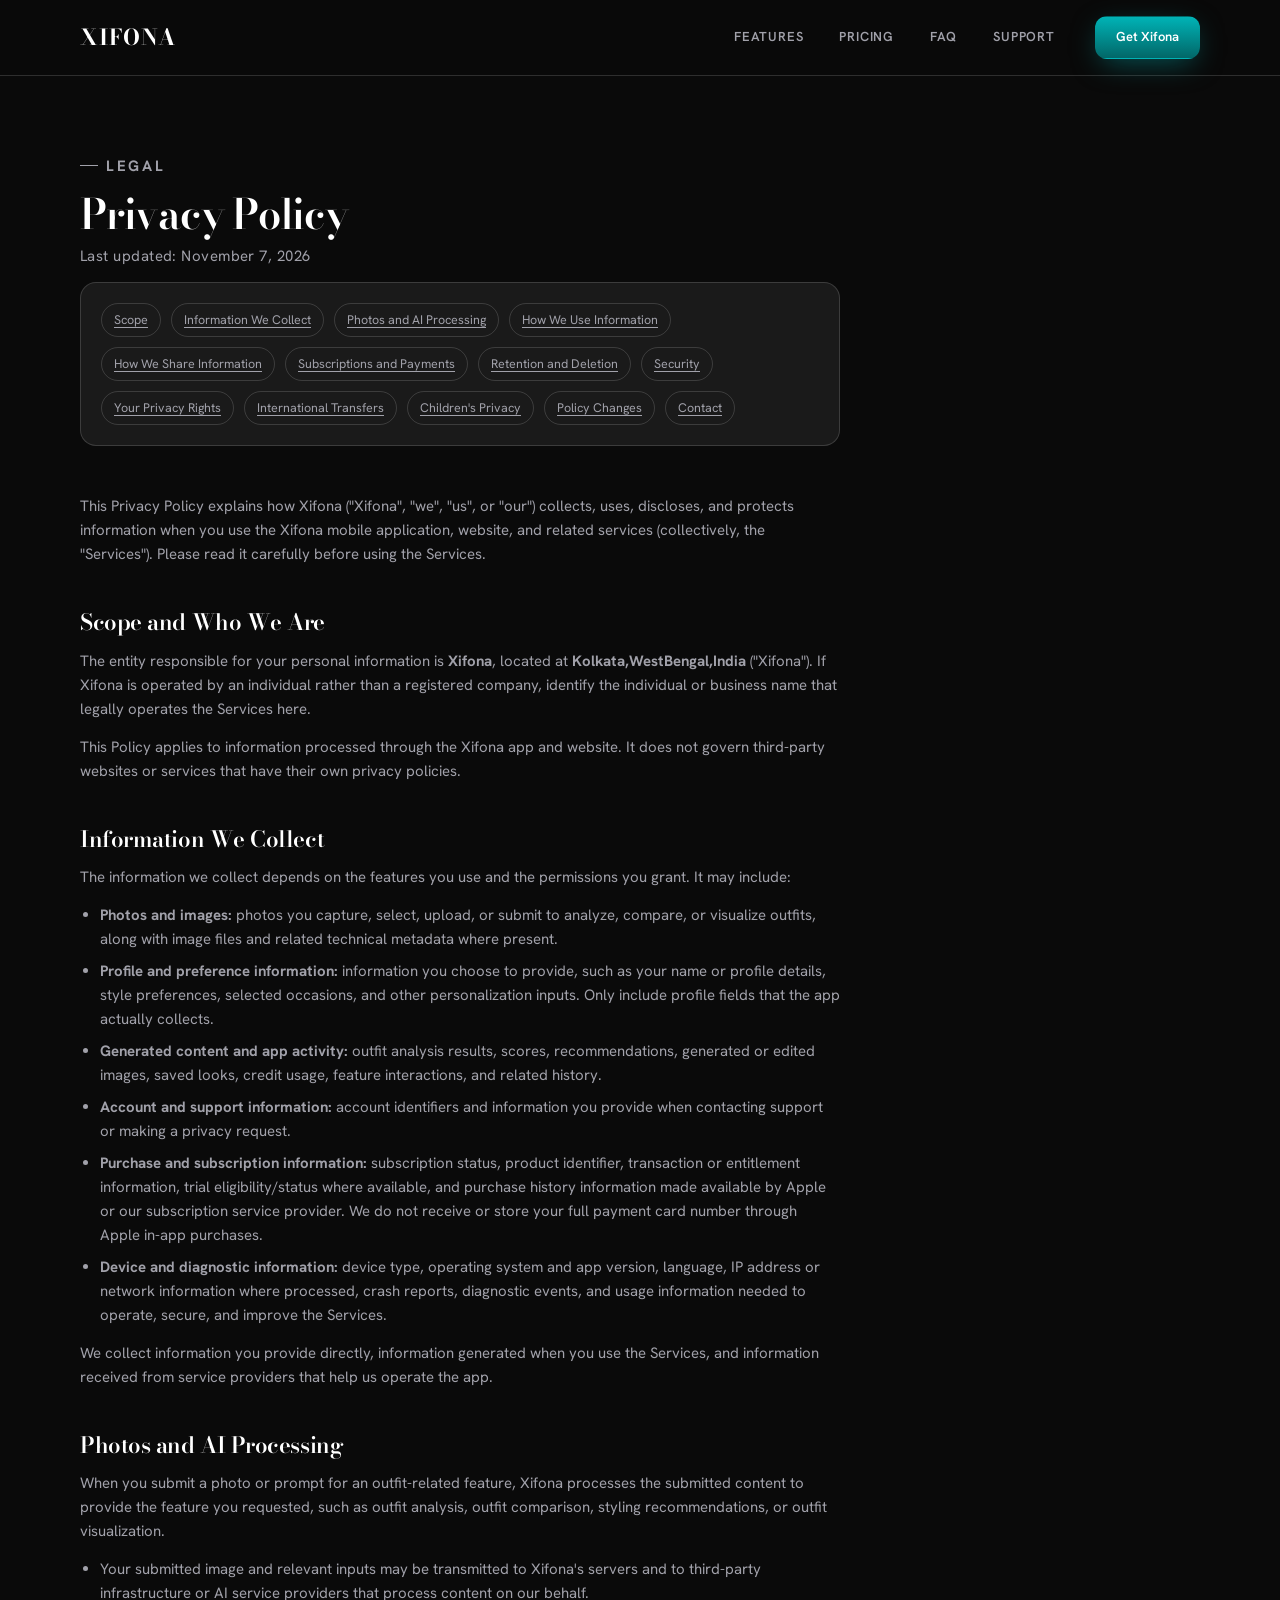
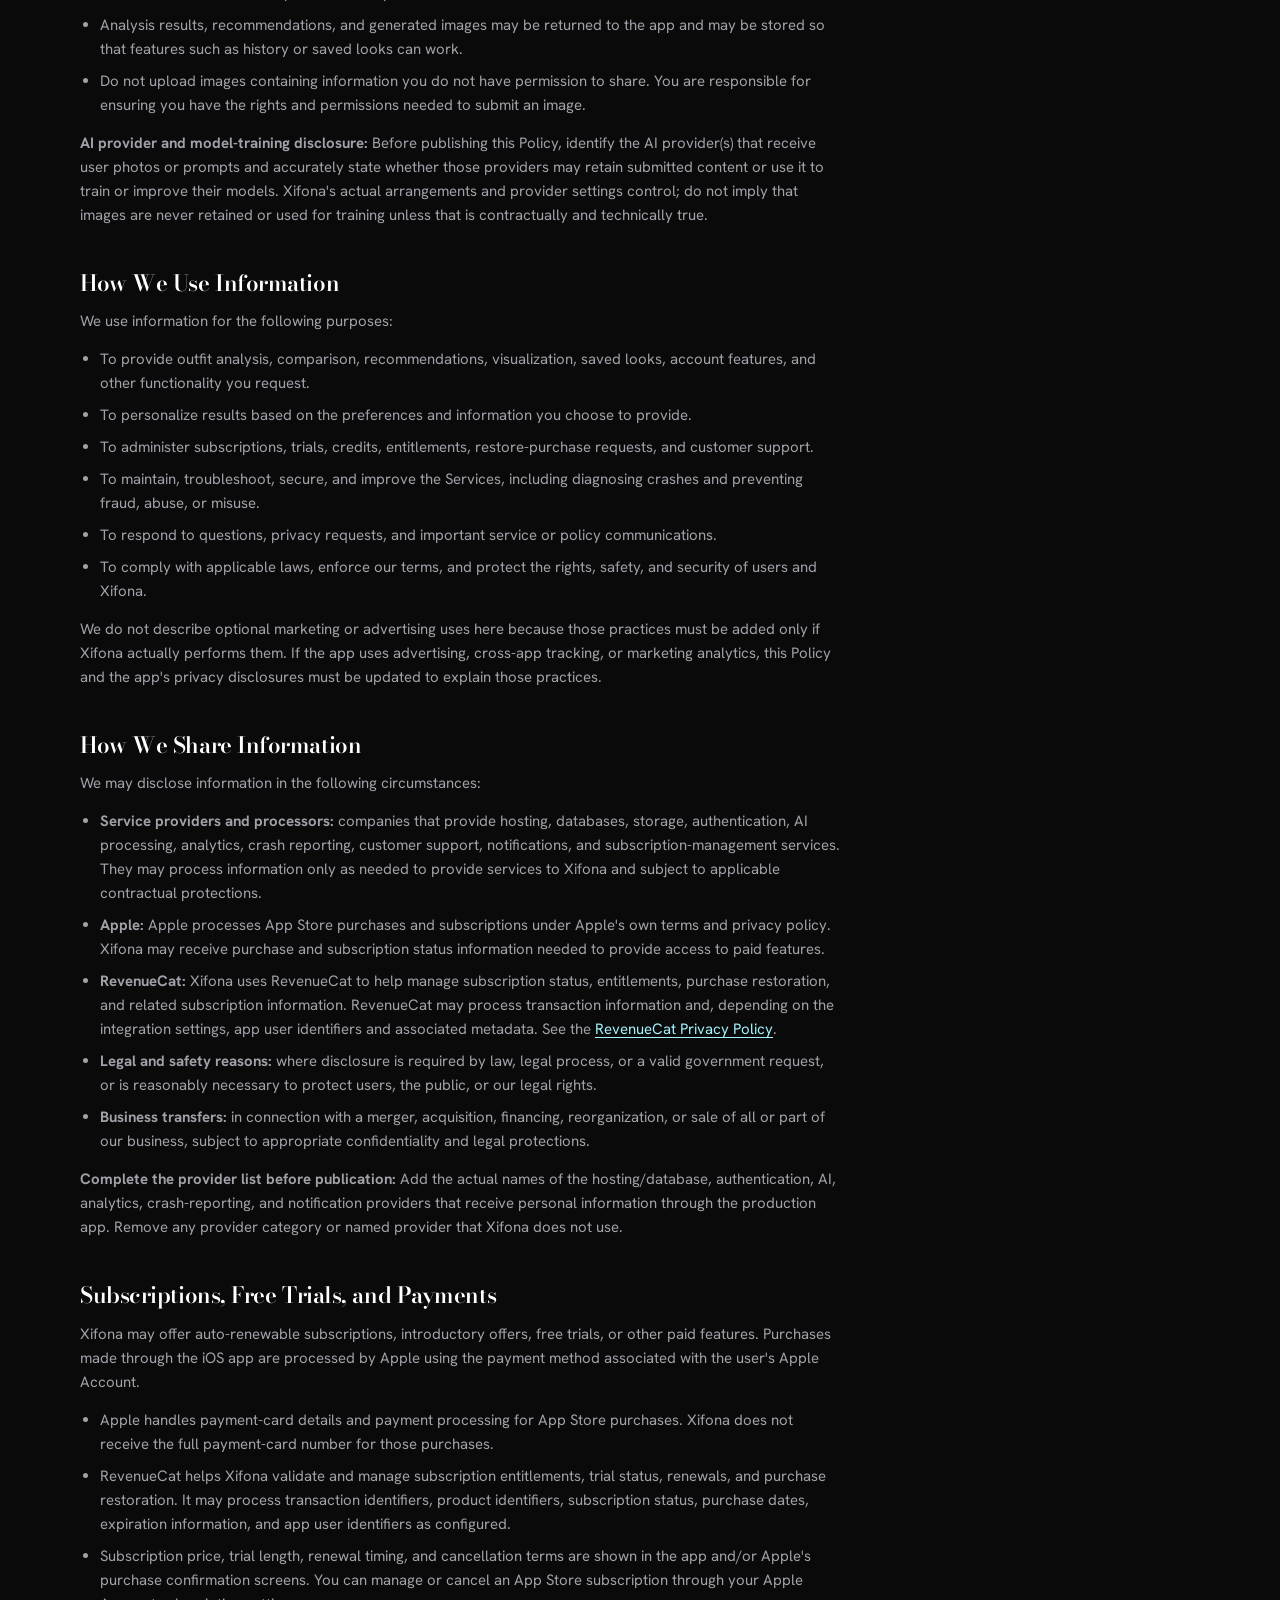
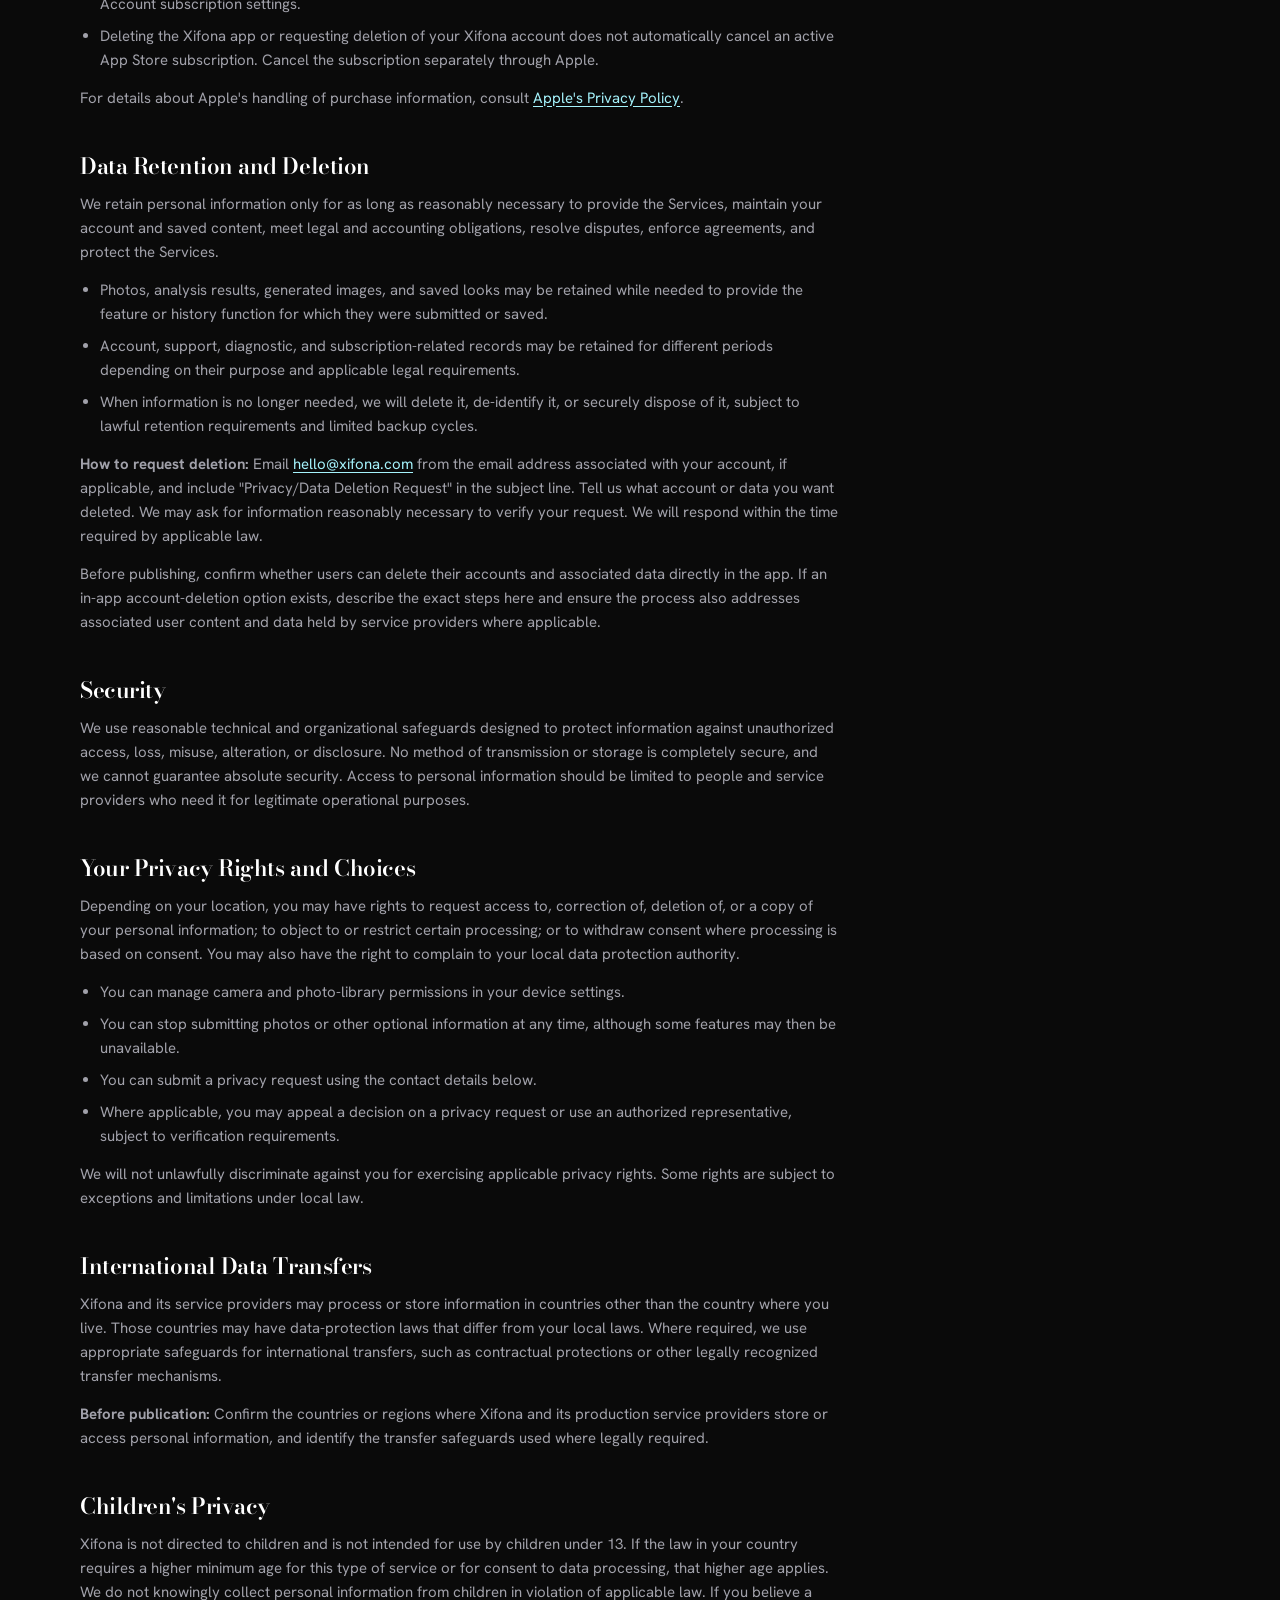
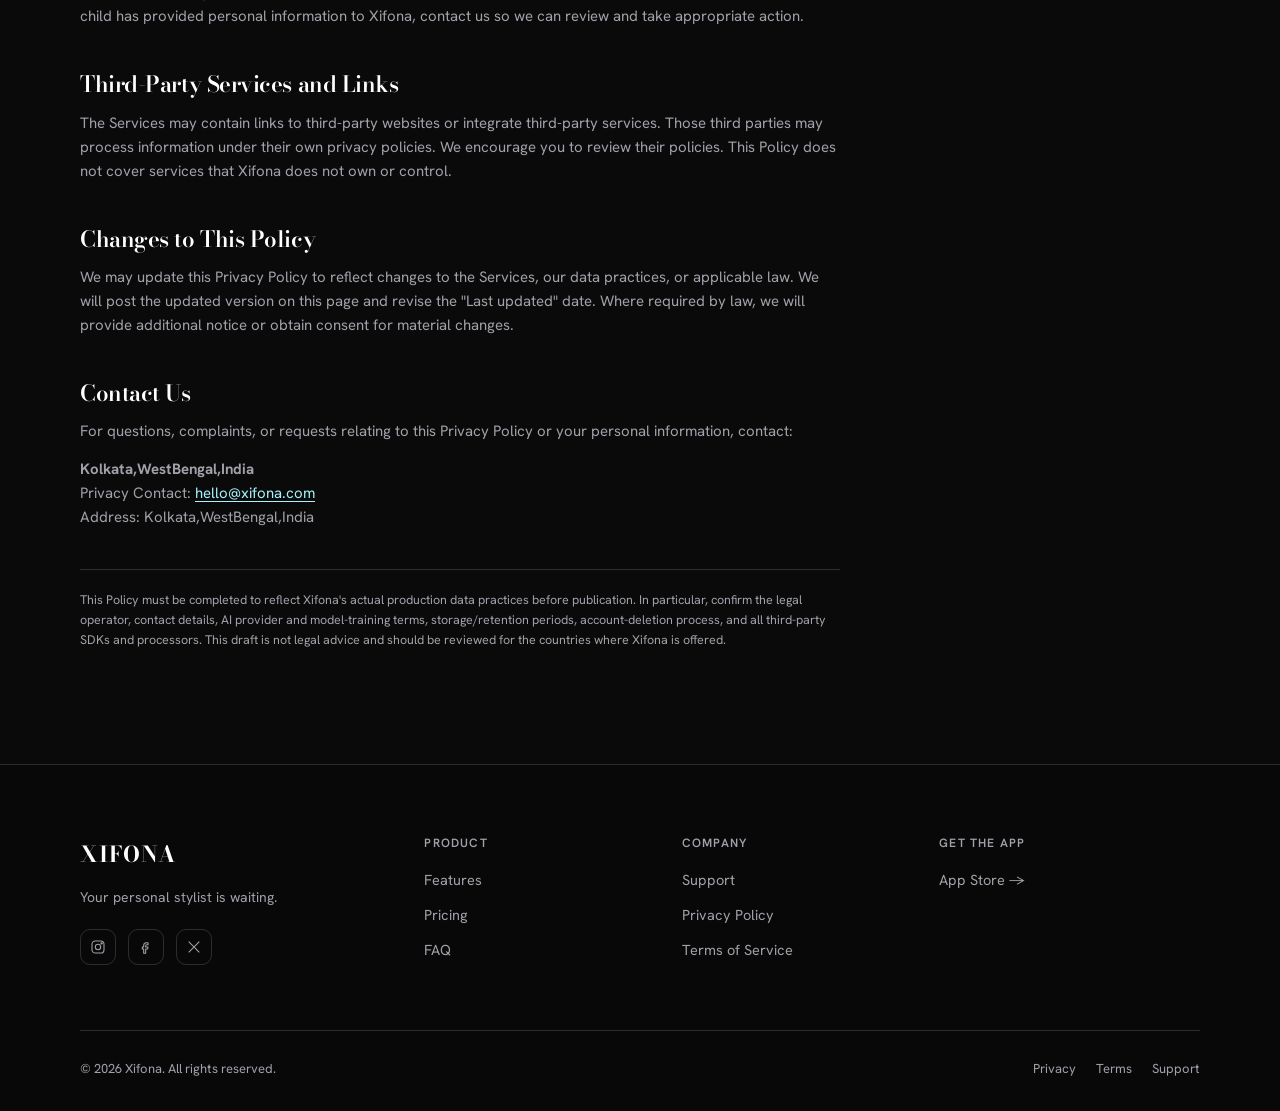
<file: privacy.html>
<!doctype html>
<html lang="en">

<head>
  <meta charset="UTF-8">
  <meta name="viewport" content="width=device-width, initial-scale=1">
  <title>Privacy Policy — Xifona</title>
  <meta name="description"
    content="Learn how Xifona collects, uses, shares, stores, and protects your photos, style preferences, account information, and subscription information.">
  <link rel="canonical" href="https://xifona.com/privacy.html">
  <meta name="robots" content="index, follow">
  <link rel="icon" type="image/svg+xml" href="images/favicon.svg">
  <link rel="manifest" href="site.webmanifest">
  <meta name="theme-color" content="#0A0A0A">
  <link rel="preconnect" href="https://fonts.googleapis.com">
  <link rel="preconnect" href="https://fonts.gstatic.com" crossorigin>
  <link
    href="https://fonts.googleapis.com/css2?family=Bodoni+Moda:ital,wght@0,500;0,600;0,700;1,500;1,600&amp;family=Hanken+Grotesk:wght@400;500;600;700&amp;display=swap"
    rel="stylesheet">
  <link rel="stylesheet" href="css/style.css">
</head>

<body>
  <a class="skip-link" href="#main">Skip to content</a>

  <header class="site-header">
    <div class="container nav-inner">
      <a href="index.html" class="logo">XIFONA</a>
      <nav class="site-nav" aria-label="Primary">
        <a href="index.html#features">Features</a>
        <a href="pricing.html">Pricing</a>
        <a href="faq.html">FAQ</a>
        <a href="support.html">Support</a>
      </nav>
      <a href="pricing.html" class="btn btn-primary btn-small nav-cta">Get Xifona</a>
      <button class="nav-toggle" aria-label="Toggle menu" aria-expanded="false"><span></span></button>
    </div>
    <div class="mobile-menu" id="mobile-menu">
      <a href="index.html#features">Features</a>
      <a href="pricing.html">Pricing</a>
      <a href="faq.html">FAQ</a>
      <a href="support.html">Support</a>
      <a href="pricing.html" class="btn btn-primary btn-block">Get Xifona</a>
    </div>
  </header>

  <main id="main">
    <section class="legal-page">
      <div class="container">
        <div class="legal-content">
          <p class="eyebrow muted">Legal</p>
          <h1 style="font-size:clamp(2rem,4vw,2.6rem);margin-bottom:8px;">Privacy Policy</h1>
          <p class="legal-meta">Last updated: November 7, 2026</p>

          <div class="legal-toc" aria-label="Table of contents">
            <a href="#scope">Scope</a>
            <a href="#collect">Information We Collect</a>
            <a href="#photos">Photos and AI Processing</a>
            <a href="#use">How We Use Information</a>
            <a href="#share">How We Share Information</a>
            <a href="#subscriptions">Subscriptions and Payments</a>
            <a href="#retention">Retention and Deletion</a>
            <a href="#security">Security</a>
            <a href="#rights">Your Privacy Rights</a>
            <a href="#international">International Transfers</a>
            <a href="#children">Children's Privacy</a>
            <a href="#changes">Policy Changes</a>
            <a href="#contact">Contact</a>
          </div>

          <p>This Privacy Policy explains how Xifona ("Xifona", "we", "us", or "our") collects, uses, discloses, and
            protects information when you use the Xifona mobile application, website, and related services
            (collectively, the "Services"). Please read it carefully before using the Services.</p>

          <h2 id="scope">Scope and Who We Are</h2>
          <p>The entity responsible for your personal information is <strong>Xifona</strong>, located at
            <strong>Kolkata,WestBengal,India</strong> ("Xifona"). If Xifona is
            operated by an individual rather than a registered company, identify the individual or business name that
            legally operates the Services here.</p>
          <p>This Policy applies to information processed through the Xifona app and website. It does not govern
            third-party websites or services that have their own privacy policies.</p>

          <h2 id="collect">Information We Collect</h2>
          <p>The information we collect depends on the features you use and the permissions you grant. It may include:
          </p>
          <ul>
            <li><strong>Photos and images:</strong> photos you capture, select, upload, or submit to analyze, compare,
              or visualize outfits, along with image files and related technical metadata where present.</li>
            <li><strong>Profile and preference information:</strong> information you choose to provide, such as your
              name or profile details, style preferences, selected occasions, and other personalization inputs. Only
              include profile fields that the app actually collects.</li>
            <li><strong>Generated content and app activity:</strong> outfit analysis results, scores, recommendations,
              generated or edited images, saved looks, credit usage, feature interactions, and related history.</li>
            <li><strong>Account and support information:</strong> account identifiers and information you provide when
              contacting support or making a privacy request.</li>
            <li><strong>Purchase and subscription information:</strong> subscription status, product identifier,
              transaction or entitlement information, trial eligibility/status where available, and purchase history
              information made available by Apple or our subscription service provider. We do not receive or store your
              full payment card number through Apple in-app purchases.</li>
            <li><strong>Device and diagnostic information:</strong> device type, operating system and app version,
              language, IP address or network information where processed, crash reports, diagnostic events, and usage
              information needed to operate, secure, and improve the Services.</li>
          </ul>
          <p>We collect information you provide directly, information generated when you use the Services, and
            information received from service providers that help us operate the app.</p>

          <h2 id="photos">Photos and AI Processing</h2>
          <p>When you submit a photo or prompt for an outfit-related feature, Xifona processes the submitted content to
            provide the feature you requested, such as outfit analysis, outfit comparison, styling recommendations, or
            outfit visualization.</p>
          <ul>
            <li>Your submitted image and relevant inputs may be transmitted to Xifona's servers and to third-party
              infrastructure or AI service providers that process content on our behalf.</li>
            <li>Analysis results, recommendations, and generated images may be returned to the app and may be stored so
              that features such as history or saved looks can work.</li>
            <li>Do not upload images containing information you do not have permission to share. You are responsible for
              ensuring you have the rights and permissions needed to submit an image.</li>
          </ul>
          <p><strong>AI provider and model-training disclosure:</strong> Before publishing this Policy, identify the AI
            provider(s) that receive user photos or prompts and accurately state whether those providers may retain
            submitted content or use it to train or improve their models. Xifona's actual arrangements and provider
            settings control; do not imply that images are never retained or used for training unless that is
            contractually and technically true.</p>

          <h2 id="use">How We Use Information</h2>
          <p>We use information for the following purposes:</p>
          <ul>
            <li>To provide outfit analysis, comparison, recommendations, visualization, saved looks, account features,
              and other functionality you request.</li>
            <li>To personalize results based on the preferences and information you choose to provide.</li>
            <li>To administer subscriptions, trials, credits, entitlements, restore-purchase requests, and customer
              support.</li>
            <li>To maintain, troubleshoot, secure, and improve the Services, including diagnosing crashes and preventing
              fraud, abuse, or misuse.</li>
            <li>To respond to questions, privacy requests, and important service or policy communications.</li>
            <li>To comply with applicable laws, enforce our terms, and protect the rights, safety, and security of users
              and Xifona.</li>
          </ul>
          <p>We do not describe optional marketing or advertising uses here because those practices must be added only
            if Xifona actually performs them. If the app uses advertising, cross-app tracking, or marketing analytics,
            this Policy and the app's privacy disclosures must be updated to explain those practices.</p>

          <h2 id="share">How We Share Information</h2>
          <p>We may disclose information in the following circumstances:</p>
          <ul>
            <li><strong>Service providers and processors:</strong> companies that provide hosting, databases, storage,
              authentication, AI processing, analytics, crash reporting, customer support, notifications, and
              subscription-management services. They may process information only as needed to provide services to
              Xifona and subject to applicable contractual protections.</li>
            <li><strong>Apple:</strong> Apple processes App Store purchases and subscriptions under Apple's own terms
              and privacy policy. Xifona may receive purchase and subscription status information needed to provide
              access to paid features.</li>
            <li><strong>RevenueCat:</strong> Xifona uses RevenueCat to help manage subscription status, entitlements,
              purchase restoration, and related subscription information. RevenueCat may process transaction information
              and, depending on the integration settings, app user identifiers and associated metadata. See the <a
                href="https://www.revenuecat.com/privacy/" target="_blank" rel="noopener noreferrer">RevenueCat Privacy
                Policy</a>.</li>
            <li><strong>Legal and safety reasons:</strong> where disclosure is required by law, legal process, or a
              valid government request, or is reasonably necessary to protect users, the public, or our legal rights.
            </li>
            <li><strong>Business transfers:</strong> in connection with a merger, acquisition, financing,
              reorganization, or sale of all or part of our business, subject to appropriate confidentiality and legal
              protections.</li>
          </ul>
          <p><strong>Complete the provider list before publication:</strong> Add the actual names of the
            hosting/database, authentication, AI, analytics, crash-reporting, and notification providers that receive
            personal information through the production app. Remove any provider category or named provider that Xifona
            does not use.</p>

          <h2 id="subscriptions">Subscriptions, Free Trials, and Payments</h2>
          <p>Xifona may offer auto-renewable subscriptions, introductory offers, free trials, or other paid features.
            Purchases made through the iOS app are processed by Apple using the payment method associated with the
            user's Apple Account.</p>
          <ul>
            <li>Apple handles payment-card details and payment processing for App Store purchases. Xifona does not
              receive the full payment-card number for those purchases.</li>
            <li>RevenueCat helps Xifona validate and manage subscription entitlements, trial status, renewals, and
              purchase restoration. It may process transaction identifiers, product identifiers, subscription status,
              purchase dates, expiration information, and app user identifiers as configured.</li>
            <li>Subscription price, trial length, renewal timing, and cancellation terms are shown in the app and/or
              Apple's purchase confirmation screens. You can manage or cancel an App Store subscription through your
              Apple Account subscription settings.</li>
            <li>Deleting the Xifona app or requesting deletion of your Xifona account does not automatically cancel an
              active App Store subscription. Cancel the subscription separately through Apple.</li>
          </ul>
          <p>For details about Apple's handling of purchase information, consult <a
              href="https://www.apple.com/legal/privacy/" target="_blank" rel="noopener noreferrer">Apple's Privacy
              Policy</a>.</p>

          <h2 id="retention">Data Retention and Deletion</h2>
          <p>We retain personal information only for as long as reasonably necessary to provide the Services, maintain
            your account and saved content, meet legal and accounting obligations, resolve disputes, enforce agreements,
            and protect the Services.</p>
          <ul>
            <li>Photos, analysis results, generated images, and saved looks may be retained while needed to provide the
              feature or history function for which they were submitted or saved.</li>
            <li>Account, support, diagnostic, and subscription-related records may be retained for different periods
              depending on their purpose and applicable legal requirements.</li>
            <li>When information is no longer needed, we will delete it, de-identify it, or securely dispose of it,
              subject to lawful retention requirements and limited backup cycles.</li>
          </ul>
          <p><strong>How to request deletion:</strong> Email <a href="mailto:hello@xifona.com">hello@xifona.com</a> from
            the email address associated with your account, if applicable, and include
            "Privacy/Data Deletion Request" in the subject line. Tell us what account or data you want deleted. We may
            ask for information reasonably necessary to verify your request. We will respond within the time required by
            applicable law.</p>
          <p>Before publishing, confirm whether users can delete their accounts and associated data directly in the app.
            If an in-app account-deletion option exists, describe the exact steps here and ensure the process also
            addresses associated user content and data held by service providers where applicable.</p>

          <h2 id="security">Security</h2>
          <p>We use reasonable technical and organizational safeguards designed to protect information against
            unauthorized access, loss, misuse, alteration, or disclosure. No method of transmission or storage is
            completely secure, and we cannot guarantee absolute security. Access to personal information should be
            limited to people and service providers who need it for legitimate operational purposes.</p>

          <h2 id="rights">Your Privacy Rights and Choices</h2>
          <p>Depending on your location, you may have rights to request access to, correction of, deletion of, or a copy
            of your personal information; to object to or restrict certain processing; or to withdraw consent where
            processing is based on consent. You may also have the right to complain to your local data protection
            authority.</p>
          <ul>
            <li>You can manage camera and photo-library permissions in your device settings.</li>
            <li>You can stop submitting photos or other optional information at any time, although some features may
              then be unavailable.</li>
            <li>You can submit a privacy request using the contact details below.</li>
            <li>Where applicable, you may appeal a decision on a privacy request or use an authorized representative,
              subject to verification requirements.</li>
          </ul>
          <p>We will not unlawfully discriminate against you for exercising applicable privacy rights. Some rights are
            subject to exceptions and limitations under local law.</p>

          <h2 id="international">International Data Transfers</h2>
          <p>Xifona and its service providers may process or store information in countries other than the country where
            you live. Those countries may have data-protection laws that differ from your local laws. Where required, we
            use appropriate safeguards for international transfers, such as contractual protections or other legally
            recognized transfer mechanisms.</p>
          <p><strong>Before publication:</strong> Confirm the countries or regions where Xifona and its production
            service providers store or access personal information, and identify the transfer safeguards used where
            legally required.</p>

          <h2 id="children">Children's Privacy</h2>
          <p>Xifona is not directed to children and is not intended for use by children under 13. If the law in your
            country requires a higher minimum age for this type of service or for consent to data processing, that
            higher age applies. We do not knowingly collect personal information from children in violation of
            applicable law. If you believe a child has provided personal information to Xifona, contact us so we can
            review and take appropriate action.</p>

          <h2 id="third-party">Third-Party Services and Links</h2>
          <p>The Services may contain links to third-party websites or integrate third-party services. Those third
            parties may process information under their own privacy policies. We encourage you to review their policies.
            This Policy does not cover services that Xifona does not own or control.</p>

          <h2 id="changes">Changes to This Policy</h2>
          <p>We may update this Privacy Policy to reflect changes to the Services, our data practices, or applicable
            law. We will post the updated version on this page and revise the "Last updated" date. Where required by
            law, we will provide additional notice or obtain consent for material changes.</p>

          <h2 id="contact">Contact Us</h2>
          <p>For questions, complaints, or requests relating to this Privacy Policy or your personal information,
            contact:</p>
          <p><strong>Kolkata,WestBengal,India</strong><br>
            Privacy Contact: <a href="mailto:hello@xifona.com">hello@xifona.com</a><br>
            Address: Kolkata,WestBengal,India</p>

          <p
            style="margin-top:40px;font-size:12.5px;color:var(--text-secondary);border-top:1px solid var(--border);padding-top:20px;">
            This Policy must be completed to reflect Xifona's actual production data practices before publication. In
            particular, confirm the legal operator, contact details, AI provider and model-training terms,
            storage/retention periods, account-deletion process, and all third-party SDKs and processors. This draft is
            not legal advice and should be reviewed for the countries where Xifona is offered.
          </p>
        </div>
      </div>
    </section>
  </main>

  <footer class="site-footer">
    <div class="container">
      <div class="footer-grid">
        <div class="footer-brand">
          <span class="logo">XIFONA</span>
          <p>Your personal stylist is waiting.</p>
          <div class="social-icons">
            <a href="[INSTAGRAM_URL]" data-cfg-href="INSTAGRAM_URL" aria-label="Instagram"><svg width="16" height="16"
                viewBox="0 0 24 24" fill="none" stroke="currentColor" stroke-width="1.6">
                <rect x="3" y="3" width="18" height="18" rx="5" />
                <circle cx="12" cy="12" r="4" />
                <circle cx="17.5" cy="6.5" r="1" />
              </svg></a>
            <a href="[FACEBOOK_URL]" data-cfg-href="FACEBOOK_URL" aria-label="Facebook"><svg width="16" height="16"
                viewBox="0 0 24 24" fill="none" stroke="currentColor" stroke-width="1.6">
                <path
                  d="M15 8.5h-2a1.5 1.5 0 0 0-1.5 1.5v2h3.5l-.5 3H11.5v6.5h-3V15h-2v-3h2v-2.2C8.5 7.3 10 5.5 12.7 5.5H15v3z"
                  stroke-linejoin="round" />
              </svg></a>
            <a href="[X_URL]" data-cfg-href="X_URL" aria-label="X"><svg width="16" height="16" viewBox="0 0 24 24"
                fill="none" stroke="currentColor" stroke-width="1.6">
                <path d="M4 4l16 16M20 4 4 20" />
              </svg></a>
          </div>
        </div>
        <div class="footer-col">
          <h4>Product</h4>
          <a href="index.html#features">Features</a>
          <a href="pricing.html">Pricing</a>
          <a href="faq.html">FAQ</a>
        </div>
        <div class="footer-col">
          <h4>Company</h4>
          <a href="support.html">Support</a>
          <a href="privacy.html">Privacy Policy</a>
          <a href="terms.html">Terms of Service</a>
        </div>
        <div class="footer-col">
          <h4>Get The App</h4>
          <div class="footer-store">
            <a href="https://apps.apple.com/us/app/xifona/id6799055787" data-cfg-href="APP_STORE_URL">App Store &rarr;</a>
          </div>
        </div>
      </div>
      <div class="footer-bottom">
        <p>&copy; 2026 Xifona. All rights reserved.</p>
        <div class="footer-legal-links">
          <a href="privacy.html">Privacy</a>
          <a href="terms.html">Terms</a>
          <a href="support.html">Support</a>
        </div>
      </div>
    </div>
  </footer>

  <script src="js/config.js"></script>
  <script src="js/main.js"></script>
</body>

</html>
</file>
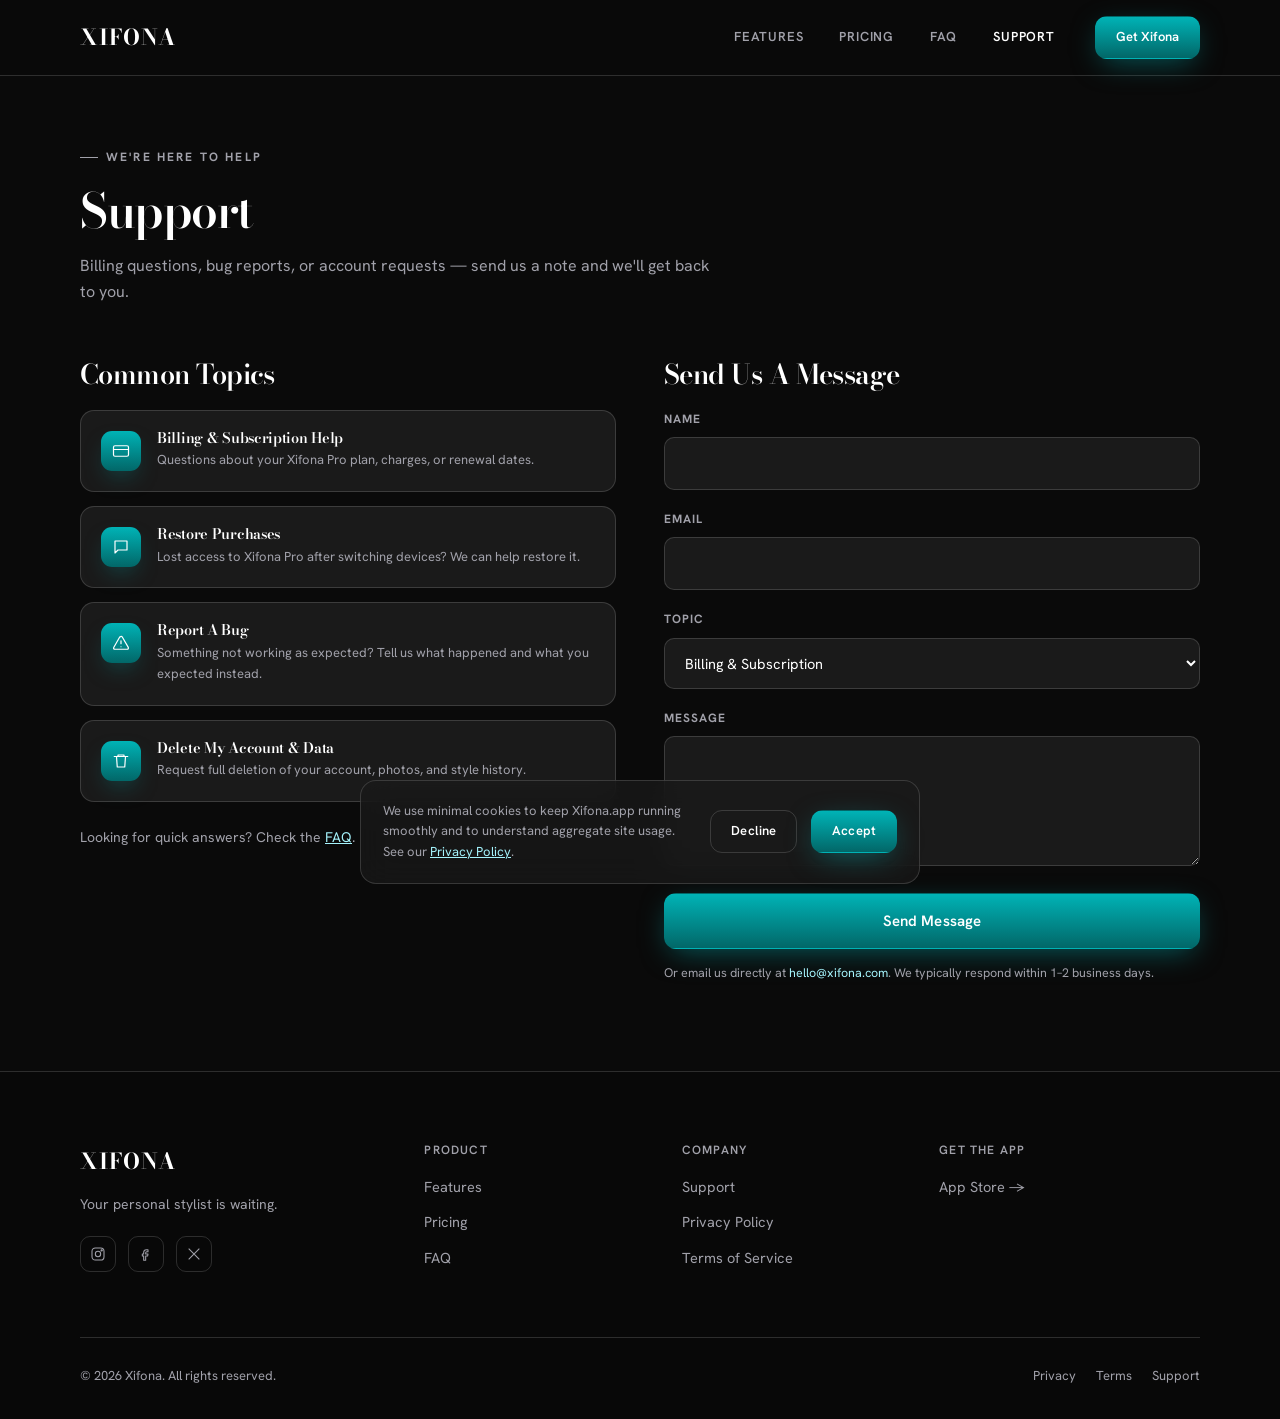
<file: support.html>
<!doctype html>
<html lang="en">

<head>
  <meta charset="UTF-8">
  <meta name="viewport" content="width=device-width, initial-scale=1">
  <title>Support — Xifona</title>
  <meta name="description"
    content="Get help with billing, restoring purchases, reporting a bug, or deleting your Xifona account and data.">
  <link rel="canonical" href="https://www.xifona.app/support.html">

  <meta property="og:type" content="website">
  <meta property="og:title" content="Support — Xifona">
  <meta property="og:description"
    content="Get help with billing, restoring purchases, reporting a bug, or deleting your account.">
  <meta property="og:url" content="https://www.xifona.app/support.html">
  <meta property="og:image" content="https://www.xifona.app/images/og-image.jpg">
  <meta property="og:site_name" content="Xifona">
  <meta name="twitter:card" content="summary_large_image">

  <link rel="icon" type="image/svg+xml" href="images/favicon.svg">
  <link rel="manifest" href="site.webmanifest">
  <meta name="theme-color" content="#0A0A0A">

  <link rel="preconnect" href="https://fonts.googleapis.com">
  <link rel="preconnect" href="https://fonts.gstatic.com" crossorigin>
  <link
    href="https://fonts.googleapis.com/css2?family=Bodoni+Moda:ital,wght@0,500;0,600;0,700;1,500;1,600&amp;family=Hanken+Grotesk:wght@400;500;600;700&amp;display=swap"
    rel="stylesheet">
  <link rel="stylesheet" href="css/style.css">
</head>

<body>
  <a class="skip-link" href="#main">Skip to content</a>

  <header class="site-header">
    <div class="container nav-inner">
      <a href="index.html" class="logo">XIFONA</a>
      <nav class="site-nav" aria-label="Primary">
        <a href="index.html#features">Features</a>
        <a href="pricing.html">Pricing</a>
        <a href="faq.html">FAQ</a>
        <a href="support.html" class="active">Support</a>
      </nav>
      <a href="pricing.html" class="btn btn-primary btn-small nav-cta">Get Xifona</a>
      <button class="nav-toggle" aria-label="Toggle menu" aria-expanded="false"><span></span></button>
    </div>
    <div class="mobile-menu" id="mobile-menu">
      <a href="index.html#features">Features</a>
      <a href="pricing.html">Pricing</a>
      <a href="faq.html">FAQ</a>
      <a href="support.html">Support</a>
      <a href="pricing.html" class="btn btn-primary btn-block">Get Xifona</a>
    </div>
  </header>

  <main id="main">
    <section style="padding-top:56px;">
      <div class="container">
        <div class="section-head">
          <p class="eyebrow muted">We're Here To Help</p>
          <h1 style="font-size:clamp(2.2rem,4.5vw,3rem);">Support</h1>
          <p>Billing questions, bug reports, or account requests — send us a note and we'll get back to you.</p>
        </div>

        <div class="support-grid">
          <div>
            <h3 style="margin-bottom:20px;">Common Topics</h3>
            <div class="topic-list">
              <div class="topic-item">
                <div class="chip" aria-hidden="true"><svg viewBox="0 0 24 24" fill="none" stroke="currentColor"
                    stroke-width="1.6" stroke-linecap="round" stroke-linejoin="round">
                    <rect x="2" y="5" width="20" height="14" rx="2" />
                    <path d="M2 10h20" />
                  </svg></div>
                <div>
                  <h4>Billing &amp; Subscription Help</h4>
                  <p>Questions about your Xifona Pro plan, charges, or renewal dates.</p>
                </div>
              </div>
              <div class="topic-item">
                <div class="chip" aria-hidden="true"><svg viewBox="0 0 24 24" fill="none" stroke="currentColor"
                    stroke-width="1.6" stroke-linecap="round" stroke-linejoin="round">
                    <path d="M4 4v16l4-4h12V4H4Z" />
                  </svg></div>
                <div>
                  <h4>Restore Purchases</h4>
                  <p>Lost access to Xifona Pro after switching devices? We can help restore it.</p>
                </div>
              </div>
              <div class="topic-item">
                <div class="chip" aria-hidden="true"><svg viewBox="0 0 24 24" fill="none" stroke="currentColor"
                    stroke-width="1.6" stroke-linecap="round" stroke-linejoin="round">
                    <path d="M12 9v4M12 17h.01" />
                    <path
                      d="m10.3 3.9-8 14a1.6 1.6 0 0 0 1.4 2.4h16.6a1.6 1.6 0 0 0 1.4-2.4l-8-14a1.6 1.6 0 0 0-2.8 0Z" />
                  </svg></div>
                <div>
                  <h4>Report A Bug</h4>
                  <p>Something not working as expected? Tell us what happened and what you expected instead.</p>
                </div>
              </div>
              <div class="topic-item">
                <div class="chip" aria-hidden="true"><svg viewBox="0 0 24 24" fill="none" stroke="currentColor"
                    stroke-width="1.6" stroke-linecap="round" stroke-linejoin="round">
                    <path d="M3 6h18M8 6V4h8v2M6 6l1 14h10l1-14" />
                  </svg></div>
                <div>
                  <h4>Delete My Account &amp; Data</h4>
                  <p>Request full deletion of your account, photos, and style history.</p>
                </div>
              </div>
            </div>
            <p style="margin-top:24px;font-size:14px;">Looking for quick answers? Check the <a href="faq.html"
                style="color:var(--accent-cyan);text-decoration:underline;">FAQ</a>.</p>
          </div>

          <div>
            <h3 style="margin-bottom:20px;">Send Us A Message</h3>
            <form id="contact-form" action="[CONTACT_FORM_ENDPOINT]" data-cfg-href="CONTACT_FORM_ENDPOINT"
              method="POST">
              <div class="form-field">
                <label for="name">Name</label>
                <input type="text" id="name" name="name" required autocomplete="name">
              </div>
              <div class="form-field">
                <label for="email">Email</label>
                <input type="email" id="email" name="email" required autocomplete="email">
              </div>
              <div class="form-field">
                <label for="topic">Topic</label>
                <select id="topic" name="topic">
                  <option value="Billing">Billing &amp; Subscription</option>
                  <option value="Restore Purchases">Restore Purchases</option>
                  <option value="Bug Report">Bug Report</option>
                  <option value="Delete Account">Delete My Account &amp; Data</option>
                  <option value="Other">Other</option>
                </select>
              </div>
              <div class="form-field">
                <label for="message">Message</label>
                <textarea id="message" name="message" required></textarea>
              </div>
              <button type="submit" class="btn btn-primary btn-block">Send Message</button>
              <p class="form-status" role="status"></p>
              <p class="form-note">Or email us directly at <a href="mailto:[SUPPORT_EMAIL]"
                  data-cfg-mailto="SUPPORT_EMAIL" data-cfg-text="SUPPORT_EMAIL"
                  style="color:var(--accent-cyan);">[SUPPORT_EMAIL]</a>. We typically respond within 1–2 business days.
              </p>
            </form>
          </div>
        </div>
      </div>
    </section>
  </main>

  <footer class="site-footer">
    <div class="container">
      <div class="footer-grid">
        <div class="footer-brand">
          <span class="logo">XIFONA</span>
          <p>Your personal stylist is waiting.</p>
          <div class="social-icons">
            <a href="[INSTAGRAM_URL]" data-cfg-href="INSTAGRAM_URL" aria-label="Instagram"><svg width="16" height="16"
                viewBox="0 0 24 24" fill="none" stroke="currentColor" stroke-width="1.6">
                <rect x="3" y="3" width="18" height="18" rx="5" />
                <circle cx="12" cy="12" r="4" />
                <circle cx="17.5" cy="6.5" r="1" />
              </svg></a>
            <a href="[FACEBOOK_URL]" data-cfg-href="FACEBOOK_URL" aria-label="Facebook"><svg width="16" height="16"
                viewBox="0 0 24 24" fill="none" stroke="currentColor" stroke-width="1.6">
                <path d="M15 8.5h-2a1.5 1.5 0 0 0-1.5 1.5v2h3.5l-.5 3H11.5v6.5h-3V15h-2v-3h2v-2.2C8.5 7.3 10 5.5 12.7 5.5H15v3z" stroke-linejoin="round" />
              </svg></a>
            <a href="[X_URL]" data-cfg-href="X_URL" aria-label="X"><svg width="16" height="16" viewBox="0 0 24 24"
                fill="none" stroke="currentColor" stroke-width="1.6">
                <path d="M4 4l16 16M20 4 4 20" />
              </svg></a>
          </div>
        </div>
        <div class="footer-col">
          <h4>Product</h4>
          <a href="index.html#features">Features</a>
          <a href="pricing.html">Pricing</a>
          <a href="faq.html">FAQ</a>
        </div>
        <div class="footer-col">
          <h4>Company</h4>
          <a href="support.html">Support</a>
          <a href="privacy.html">Privacy Policy</a>
          <a href="terms.html">Terms of Service</a>
        </div>
        <div class="footer-col">
          <h4>Get The App</h4>
          <div class="footer-store">
            <a href="https://apps.apple.com/us/app/xifona/id6799055787" data-cfg-href="APP_STORE_URL">App Store &rarr;</a>

          </div>
        </div>
      </div>
      <div class="footer-bottom">
        <p>&copy; 2026 Xifona. All rights reserved.</p>
        <div class="footer-legal-links">
          <a href="privacy.html">Privacy</a>
          <a href="terms.html">Terms</a>
          <a href="support.html">Support</a>
        </div>
      </div>
    </div>
  </footer>

  <div class="cookie-banner" role="dialog" aria-label="Cookie consent">
    <p>We use minimal cookies to keep Xifona.app running smoothly and to understand aggregate site usage. See our <a
        href="privacy.html" style="color:var(--accent-cyan);text-decoration:underline;">Privacy Policy</a>.</p>
    <div class="btn-row">
      <button class="btn btn-ghost btn-small" data-cookie-action="declined">Decline</button>
      <button class="btn btn-primary btn-small" data-cookie-action="accepted">Accept</button>
    </div>
  </div>

  <script src="js/config.js"></script>
  <script src="js/main.js"></script>
</body>

</html>
</file>
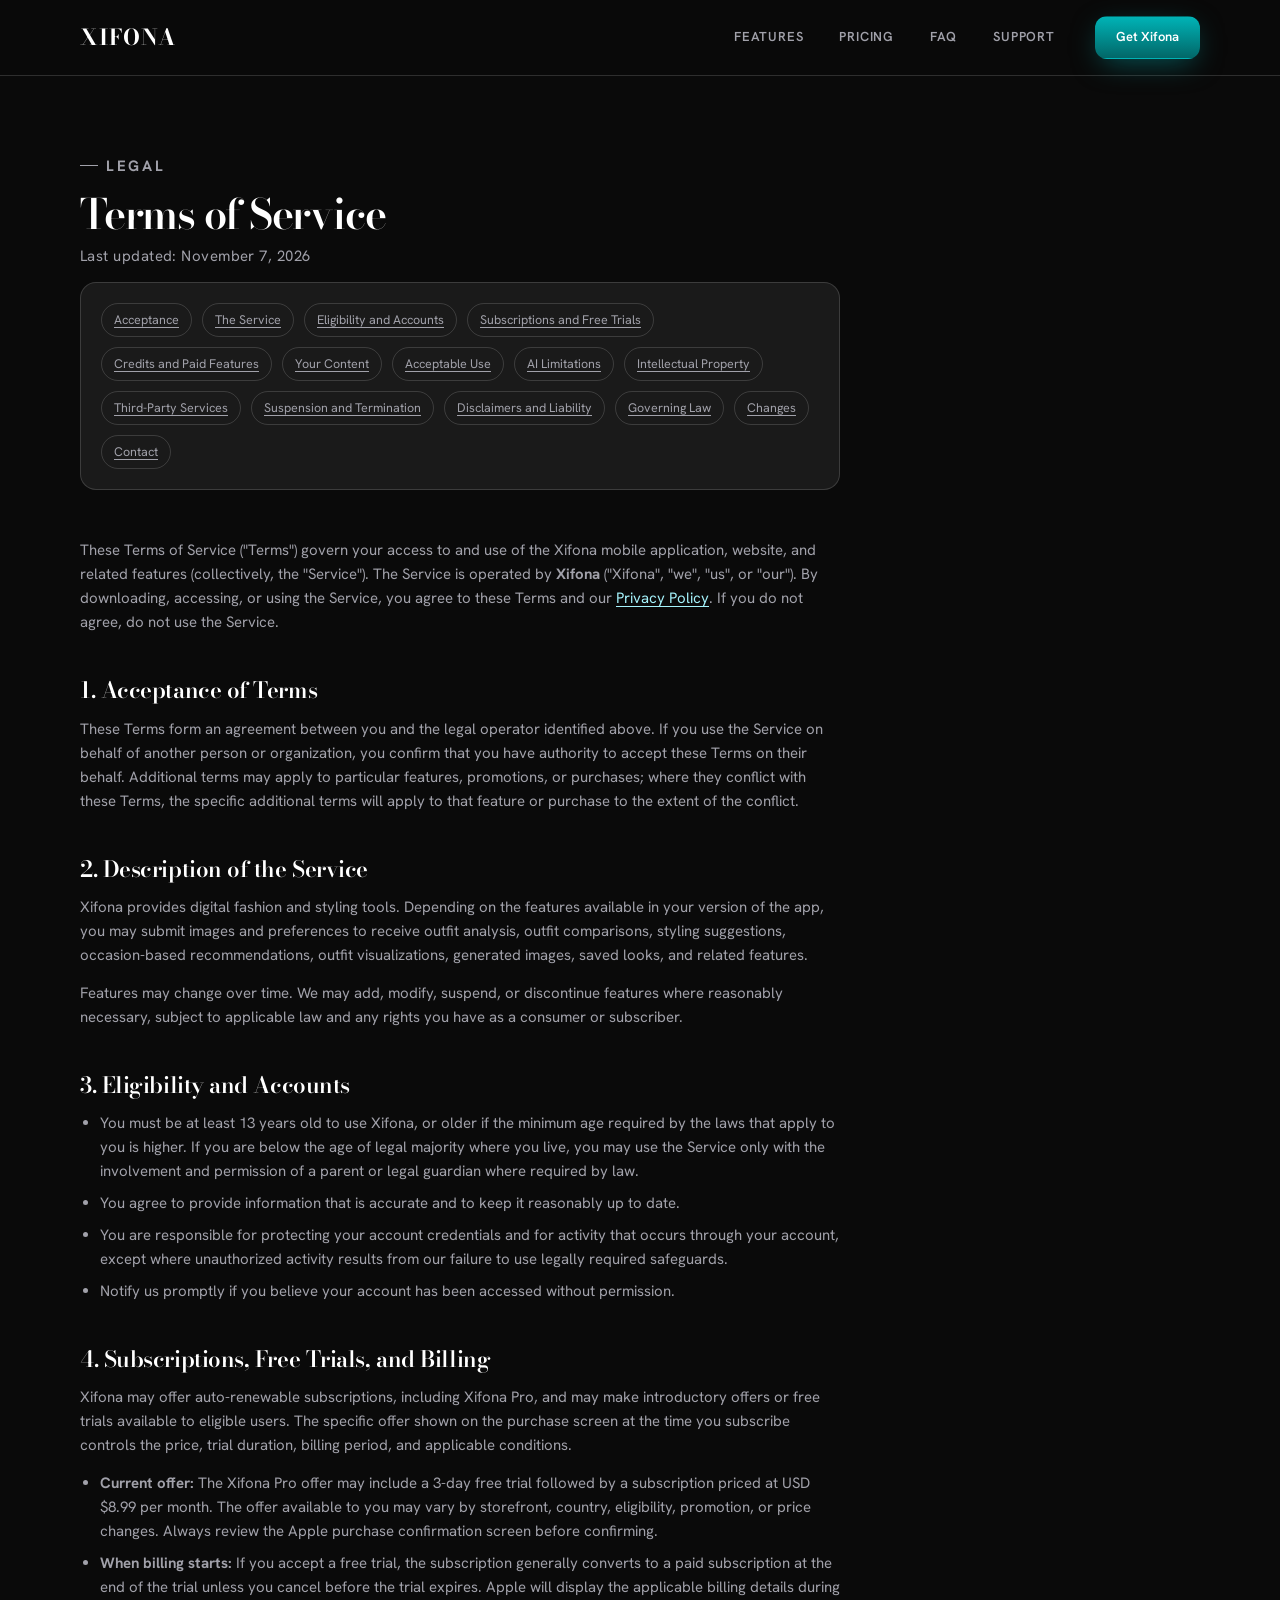
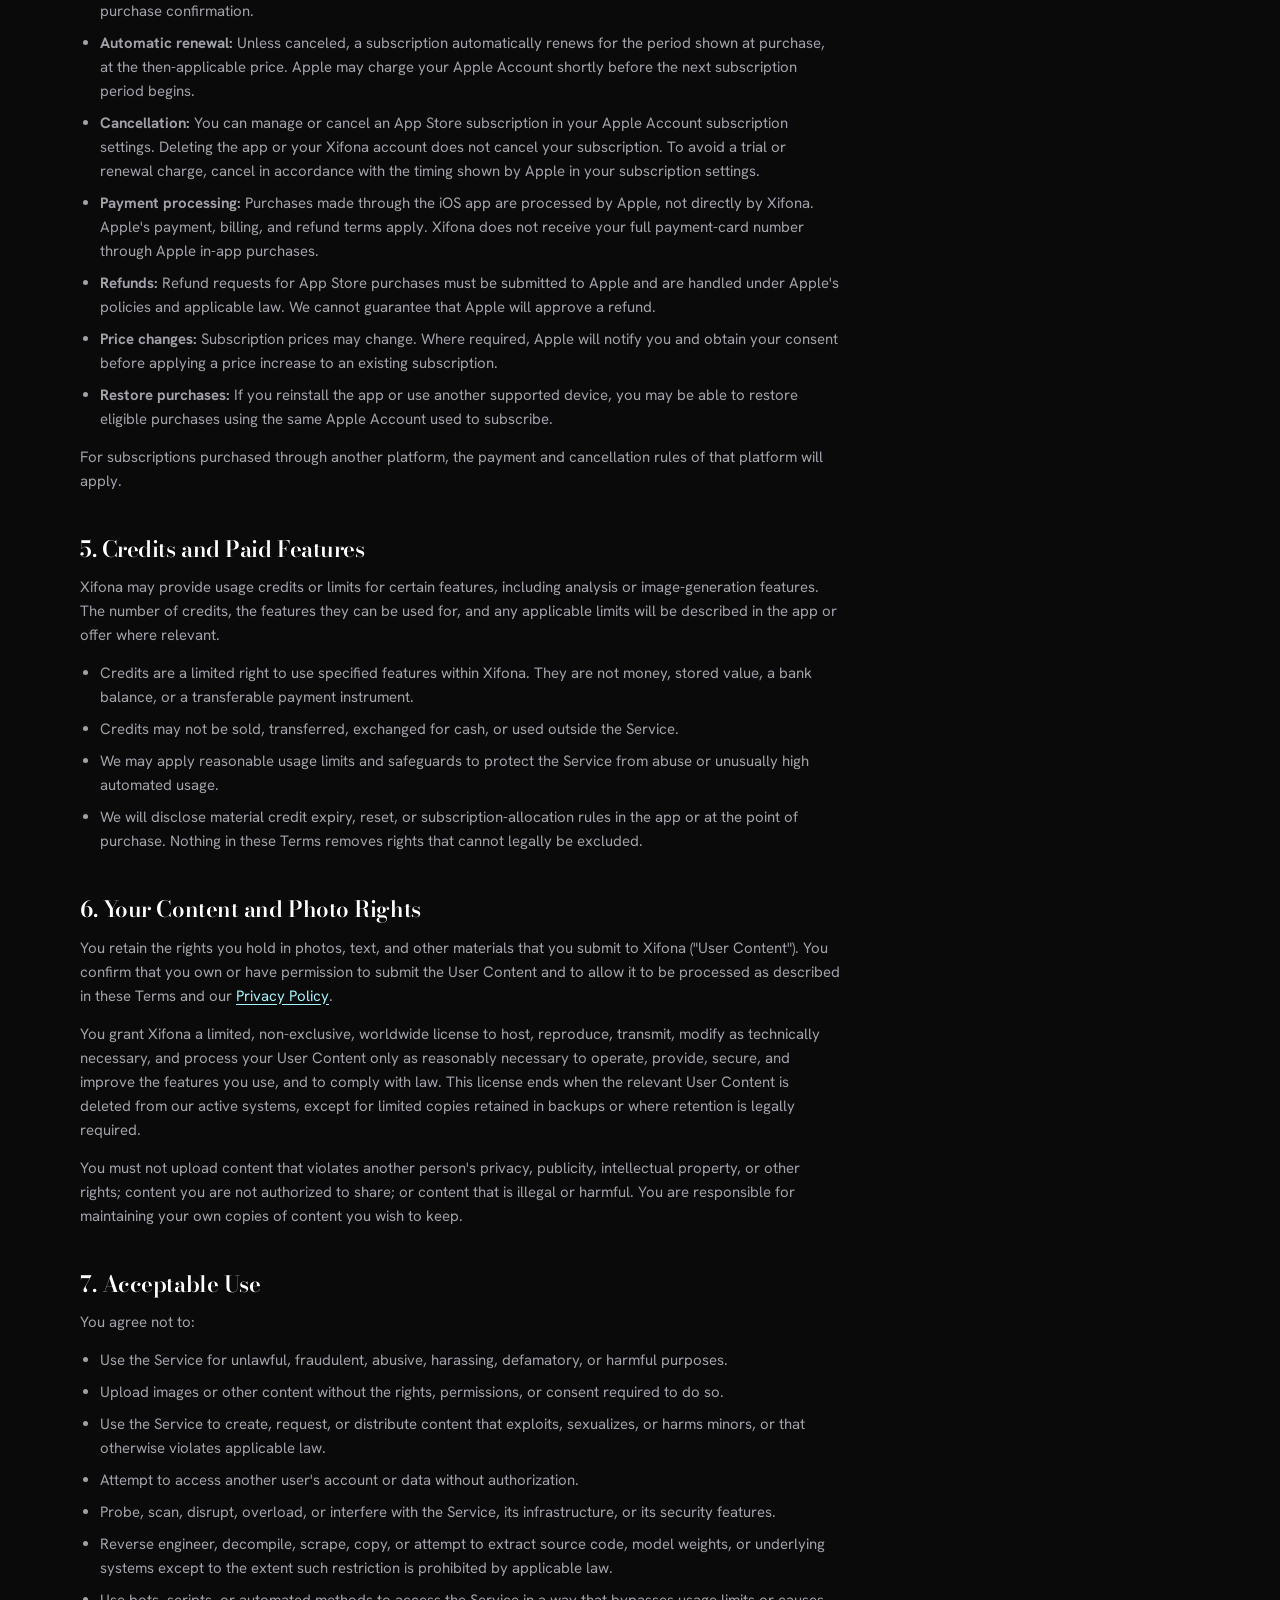
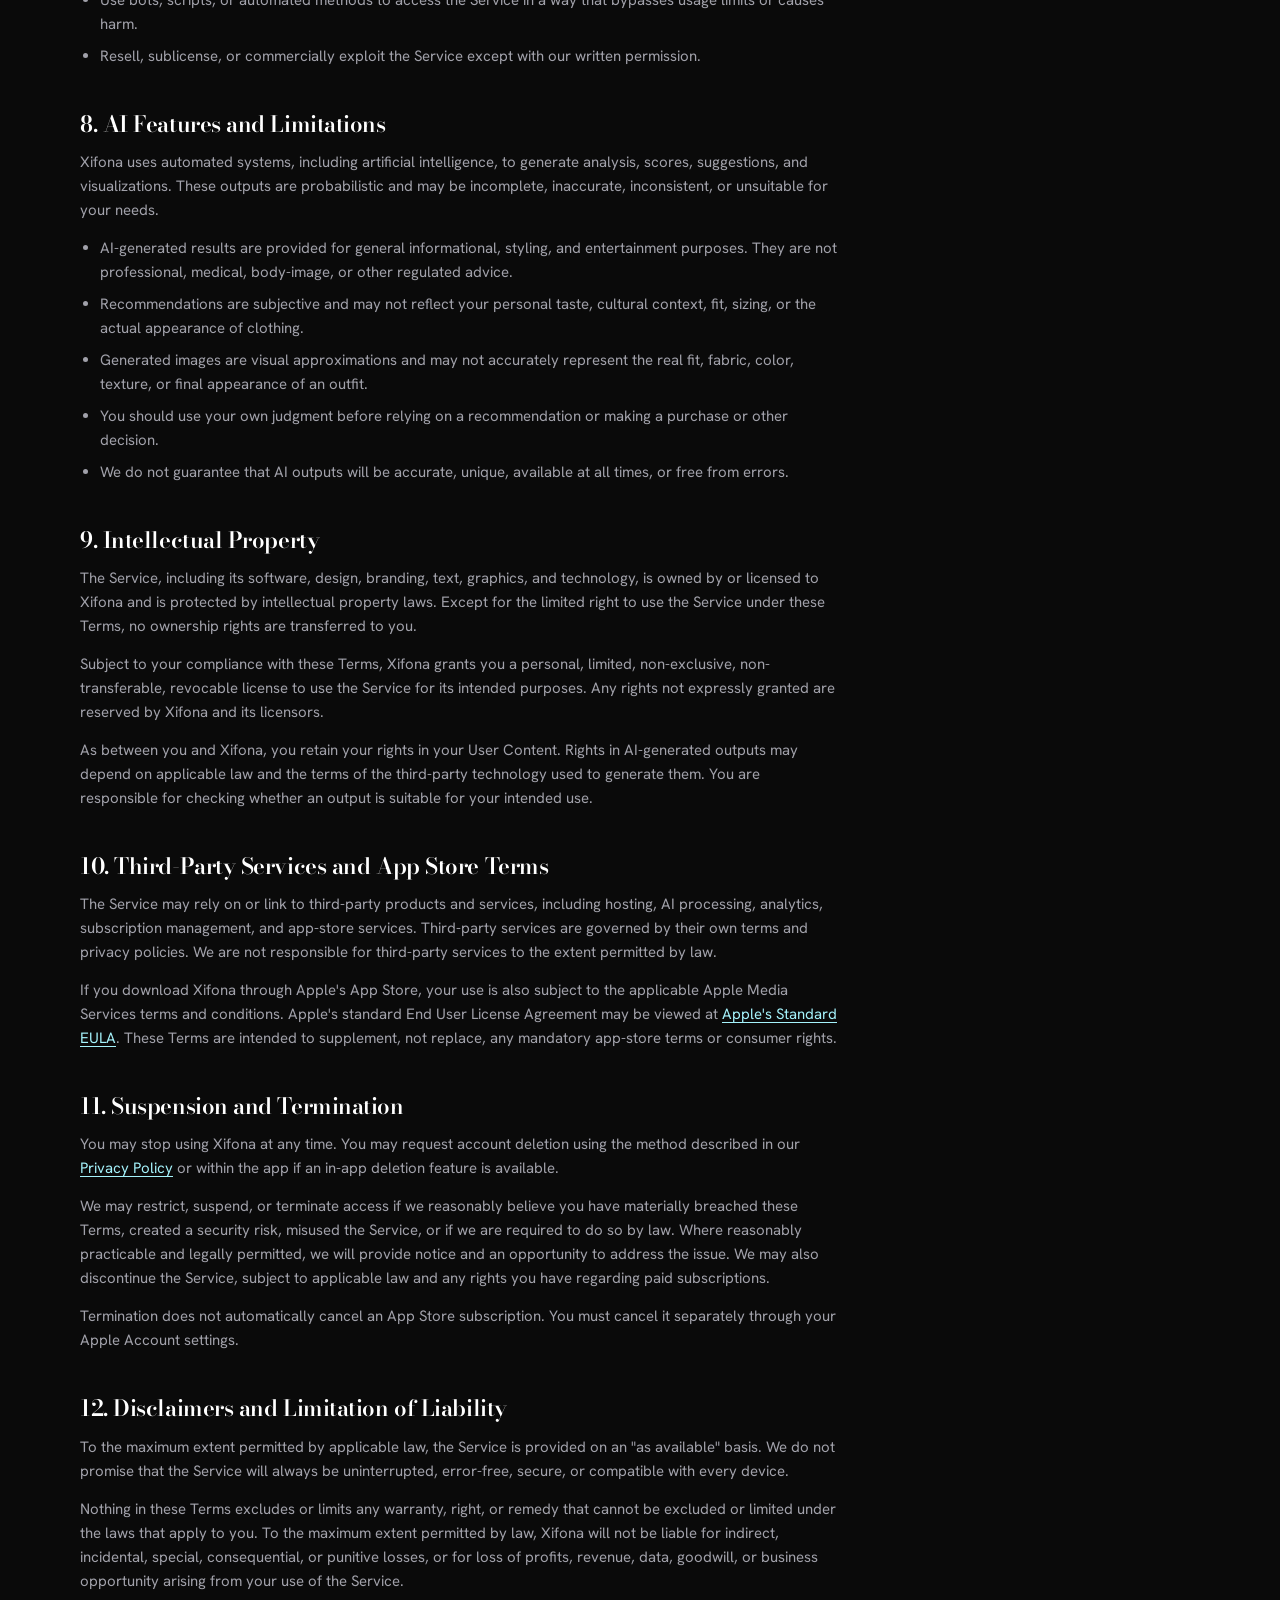
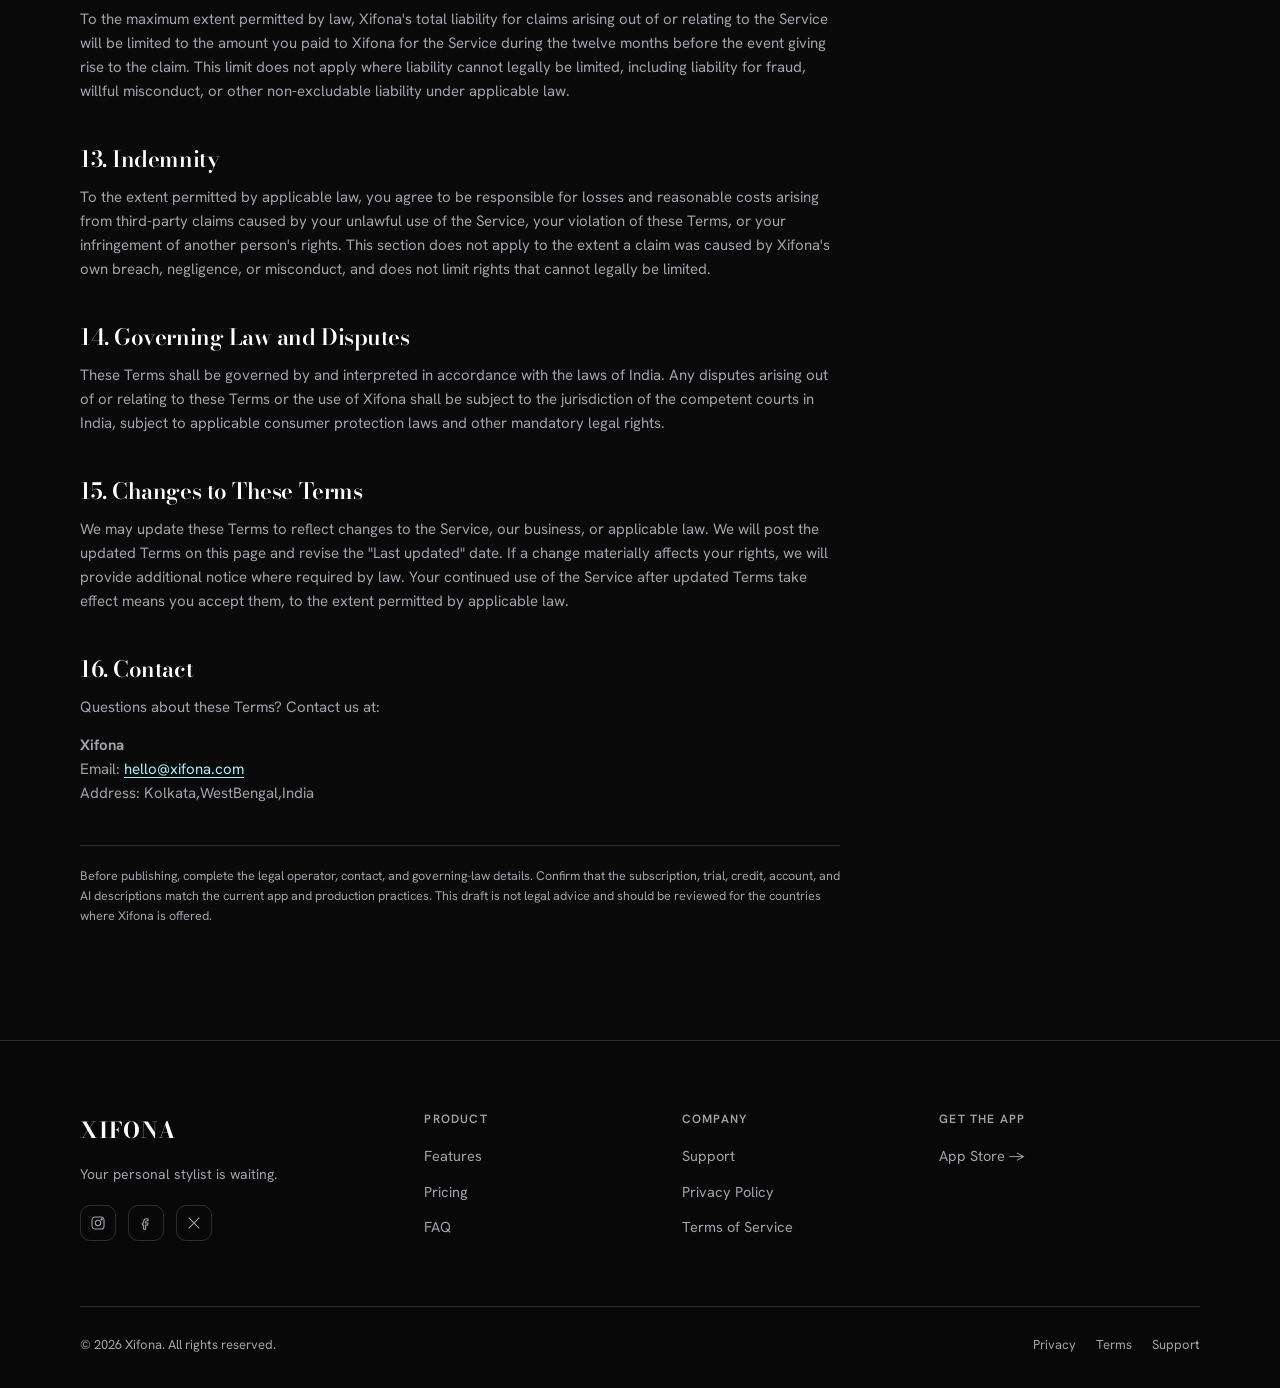
<file: terms.html>
<!doctype html>
<html lang="en">

<head>
  <meta charset="UTF-8">
  <meta name="viewport" content="width=device-width, initial-scale=1">
  <title>Terms of Service — Xifona</title>
  <meta name="description"
    content="Read the terms governing your use of Xifona, including AI styling features, subscriptions, free trials, acceptable use, and your rights.">
  <link rel="canonical" href="https://xifona.com/terms.html">
  <meta name="robots" content="index, follow">
  <link rel="icon" type="image/svg+xml" href="images/favicon.svg">
  <link rel="manifest" href="site.webmanifest">
  <meta name="theme-color" content="#0A0A0A">
  <link rel="preconnect" href="https://fonts.googleapis.com">
  <link rel="preconnect" href="https://fonts.gstatic.com" crossorigin>
  <link
    href="https://fonts.googleapis.com/css2?family=Bodoni+Moda:ital,wght@0,500;0,600;0,700;1,500;1,600&amp;family=Hanken+Grotesk:wght@400;500;600;700&amp;display=swap"
    rel="stylesheet">
  <link rel="stylesheet" href="css/style.css">
</head>

<body>
  <a class="skip-link" href="#main">Skip to content</a>

  <header class="site-header">
    <div class="container nav-inner">
      <a href="index.html" class="logo">XIFONA</a>
      <nav class="site-nav" aria-label="Primary">
        <a href="index.html#features">Features</a>
        <a href="pricing.html">Pricing</a>
        <a href="faq.html">FAQ</a>
        <a href="support.html">Support</a>
      </nav>
      <a href="pricing.html" class="btn btn-primary btn-small nav-cta">Get Xifona</a>
      <button class="nav-toggle" aria-label="Toggle menu" aria-expanded="false"><span></span></button>
    </div>
    <div class="mobile-menu" id="mobile-menu">
      <a href="index.html#features">Features</a>
      <a href="pricing.html">Pricing</a>
      <a href="faq.html">FAQ</a>
      <a href="support.html">Support</a>
      <a href="pricing.html" class="btn btn-primary btn-block">Get Xifona</a>
    </div>
  </header>

  <main id="main">
    <section class="legal-page">
      <div class="container">
        <div class="legal-content">
          <p class="eyebrow muted">Legal</p>
          <h1 style="font-size:clamp(2rem,4vw,2.6rem);margin-bottom:8px;">Terms of Service</h1>
          <p class="legal-meta">Last updated: November 7, 2026</p>

          <div class="legal-toc" aria-label="Table of contents">
            <a href="#acceptance">Acceptance</a>
            <a href="#service">The Service</a>
            <a href="#eligibility">Eligibility and Accounts</a>
            <a href="#subscriptions">Subscriptions and Free Trials</a>
            <a href="#credits">Credits and Paid Features</a>
            <a href="#content">Your Content</a>
            <a href="#conduct">Acceptable Use</a>
            <a href="#ai">AI Limitations</a>
            <a href="#ip">Intellectual Property</a>
            <a href="#third-party">Third-Party Services</a>
            <a href="#termination">Suspension and Termination</a>
            <a href="#disclaimers">Disclaimers and Liability</a>
            <a href="#law">Governing Law</a>
            <a href="#changes">Changes</a>
            <a href="#contact">Contact</a>
          </div>

          <p>These Terms of Service ("Terms") govern your access to and use of the Xifona mobile application, website,
            and related features (collectively, the "Service"). The Service is operated by <strong>Xifona</strong>
            ("Xifona", "we", "us", or "our"). By downloading, accessing, or using
            the Service, you agree to these Terms and our <a href="privacy.html">Privacy Policy</a>. If you do not
            agree, do not use the Service.</p>

          <h2 id="acceptance">1. Acceptance of Terms</h2>
          <p>These Terms form an agreement between you and the legal operator identified above. If you use the Service
            on behalf of another person or organization, you confirm that you have authority to accept these Terms on
            their behalf. Additional terms may apply to particular features, promotions, or purchases; where they
            conflict with these Terms, the specific additional terms will apply to that feature or purchase to the
            extent of the conflict.</p>

          <h2 id="service">2. Description of the Service</h2>
          <p>Xifona provides digital fashion and styling tools. Depending on the features available in your version of
            the app, you may submit images and preferences to receive outfit analysis, outfit comparisons, styling
            suggestions, occasion-based recommendations, outfit visualizations, generated images, saved looks, and
            related features.</p>
          <p>Features may change over time. We may add, modify, suspend, or discontinue features where reasonably
            necessary, subject to applicable law and any rights you have as a consumer or subscriber.</p>

          <h2 id="eligibility">3. Eligibility and Accounts</h2>
          <ul>
            <li>You must be at least 13 years old to use Xifona, or older if the minimum age required by the laws that
              apply to you is higher. If you are below the age of legal majority where you live, you may use the Service
              only with the involvement and permission of a parent or legal guardian where required by law.</li>
            <li>You agree to provide information that is accurate and to keep it reasonably up to date.</li>
            <li>You are responsible for protecting your account credentials and for activity that occurs through your
              account, except where unauthorized activity results from our failure to use legally required safeguards.
            </li>
            <li>Notify us promptly if you believe your account has been accessed without permission.</li>
          </ul>

          <h2 id="subscriptions">4. Subscriptions, Free Trials, and Billing</h2>
          <p>Xifona may offer auto-renewable subscriptions, including Xifona Pro, and may make introductory offers or
            free trials available to eligible users. The specific offer shown on the purchase screen at the time you
            subscribe controls the price, trial duration, billing period, and applicable conditions.</p>
          <ul>
            <li><strong>Current offer:</strong> The Xifona Pro offer may include a 3-day free trial followed by a
              subscription priced at USD $8.99 per month. The offer available to you may vary by storefront, country,
              eligibility, promotion, or price changes. Always review the Apple purchase confirmation screen before
              confirming.</li>
            <li><strong>When billing starts:</strong> If you accept a free trial, the subscription generally converts to
              a paid subscription at the end of the trial unless you cancel before the trial expires. Apple will display
              the applicable billing details during purchase confirmation.</li>
            <li><strong>Automatic renewal:</strong> Unless canceled, a subscription automatically renews for the period
              shown at purchase, at the then-applicable price. Apple may charge your Apple Account shortly before the
              next subscription period begins.</li>
            <li><strong>Cancellation:</strong> You can manage or cancel an App Store subscription in your Apple Account
              subscription settings. Deleting the app or your Xifona account does not cancel your subscription. To avoid
              a trial or renewal charge, cancel in accordance with the timing shown by Apple in your subscription
              settings.</li>
            <li><strong>Payment processing:</strong> Purchases made through the iOS app are processed by Apple, not
              directly by Xifona. Apple's payment, billing, and refund terms apply. Xifona does not receive your full
              payment-card number through Apple in-app purchases.</li>
            <li><strong>Refunds:</strong> Refund requests for App Store purchases must be submitted to Apple and are
              handled under Apple's policies and applicable law. We cannot guarantee that Apple will approve a refund.
            </li>
            <li><strong>Price changes:</strong> Subscription prices may change. Where required, Apple will notify you
              and obtain your consent before applying a price increase to an existing subscription.</li>
            <li><strong>Restore purchases:</strong> If you reinstall the app or use another supported device, you may be
              able to restore eligible purchases using the same Apple Account used to subscribe.</li>
          </ul>
          <p>For subscriptions purchased through another platform, the payment and cancellation rules of that platform
            will apply.</p>

          <h2 id="credits">5. Credits and Paid Features</h2>
          <p>Xifona may provide usage credits or limits for certain features, including analysis or image-generation
            features. The number of credits, the features they can be used for, and any applicable limits will be
            described in the app or offer where relevant.</p>
          <ul>
            <li>Credits are a limited right to use specified features within Xifona. They are not money, stored value, a
              bank balance, or a transferable payment instrument.</li>
            <li>Credits may not be sold, transferred, exchanged for cash, or used outside the Service.</li>
            <li>We may apply reasonable usage limits and safeguards to protect the Service from abuse or unusually high
              automated usage.</li>
            <li>We will disclose material credit expiry, reset, or subscription-allocation rules in the app or at the
              point of purchase. Nothing in these Terms removes rights that cannot legally be excluded.</li>
          </ul>

          <h2 id="content">6. Your Content and Photo Rights</h2>
          <p>You retain the rights you hold in photos, text, and other materials that you submit to Xifona ("User
            Content"). You confirm that you own or have permission to submit the User Content and to allow it to be
            processed as described in these Terms and our <a href="privacy.html">Privacy Policy</a>.</p>
          <p>You grant Xifona a limited, non-exclusive, worldwide license to host, reproduce, transmit, modify as
            technically necessary, and process your User Content only as reasonably necessary to operate, provide,
            secure, and improve the features you use, and to comply with law. This license ends when the relevant User
            Content is deleted from our active systems, except for limited copies retained in backups or where retention
            is legally required.</p>
          <p>You must not upload content that violates another person's privacy, publicity, intellectual property, or
            other rights; content you are not authorized to share; or content that is illegal or harmful. You are
            responsible for maintaining your own copies of content you wish to keep.</p>

          <h2 id="conduct">7. Acceptable Use</h2>
          <p>You agree not to:</p>
          <ul>
            <li>Use the Service for unlawful, fraudulent, abusive, harassing, defamatory, or harmful purposes.</li>
            <li>Upload images or other content without the rights, permissions, or consent required to do so.</li>
            <li>Use the Service to create, request, or distribute content that exploits, sexualizes, or harms minors, or
              that otherwise violates applicable law.</li>
            <li>Attempt to access another user's account or data without authorization.</li>
            <li>Probe, scan, disrupt, overload, or interfere with the Service, its infrastructure, or its security
              features.</li>
            <li>Reverse engineer, decompile, scrape, copy, or attempt to extract source code, model weights, or
              underlying systems except to the extent such restriction is prohibited by applicable law.</li>
            <li>Use bots, scripts, or automated methods to access the Service in a way that bypasses usage limits or
              causes harm.</li>
            <li>Resell, sublicense, or commercially exploit the Service except with our written permission.</li>
          </ul>

          <h2 id="ai">8. AI Features and Limitations</h2>
          <p>Xifona uses automated systems, including artificial intelligence, to generate analysis, scores,
            suggestions, and visualizations. These outputs are probabilistic and may be incomplete, inaccurate,
            inconsistent, or unsuitable for your needs.</p>
          <ul>
            <li>AI-generated results are provided for general informational, styling, and entertainment purposes. They
              are not professional, medical, body-image, or other regulated advice.</li>
            <li>Recommendations are subjective and may not reflect your personal taste, cultural context, fit, sizing,
              or the actual appearance of clothing.</li>
            <li>Generated images are visual approximations and may not accurately represent the real fit, fabric, color,
              texture, or final appearance of an outfit.</li>
            <li>You should use your own judgment before relying on a recommendation or making a purchase or other
              decision.</li>
            <li>We do not guarantee that AI outputs will be accurate, unique, available at all times, or free from
              errors.</li>
          </ul>

          <h2 id="ip">9. Intellectual Property</h2>
          <p>The Service, including its software, design, branding, text, graphics, and technology, is owned by or
            licensed to Xifona and is protected by intellectual property laws. Except for the limited right to use the
            Service under these Terms, no ownership rights are transferred to you.</p>
          <p>Subject to your compliance with these Terms, Xifona grants you a personal, limited, non-exclusive,
            non-transferable, revocable license to use the Service for its intended purposes. Any rights not expressly
            granted are reserved by Xifona and its licensors.</p>
          <p>As between you and Xifona, you retain your rights in your User Content. Rights in AI-generated outputs may
            depend on applicable law and the terms of the third-party technology used to generate them. You are
            responsible for checking whether an output is suitable for your intended use.</p>

          <h2 id="third-party">10. Third-Party Services and App Store Terms</h2>
          <p>The Service may rely on or link to third-party products and services, including hosting, AI processing,
            analytics, subscription management, and app-store services. Third-party services are governed by their own
            terms and privacy policies. We are not responsible for third-party services to the extent permitted by law.
          </p>
          <p>If you download Xifona through Apple's App Store, your use is also subject to the applicable Apple Media
            Services terms and conditions. Apple's standard End User License Agreement may be viewed at <a
              href="https://www.apple.com/legal/internet-services/itunes/dev/stdeula/" target="_blank"
              rel="noopener noreferrer">Apple's Standard EULA</a>. These Terms are intended to supplement, not replace,
            any mandatory app-store terms or consumer rights.</p>

          <h2 id="termination">11. Suspension and Termination</h2>
          <p>You may stop using Xifona at any time. You may request account deletion using the method described in our
            <a href="privacy.html">Privacy Policy</a> or within the app if an in-app deletion feature is available.
          </p>
          <p>We may restrict, suspend, or terminate access if we reasonably believe you have materially breached these
            Terms, created a security risk, misused the Service, or if we are required to do so by law. Where reasonably
            practicable and legally permitted, we will provide notice and an opportunity to address the issue. We may
            also discontinue the Service, subject to applicable law and any rights you have regarding paid
            subscriptions.</p>
          <p>Termination does not automatically cancel an App Store subscription. You must cancel it separately through
            your Apple Account settings.</p>

          <h2 id="disclaimers">12. Disclaimers and Limitation of Liability</h2>
          <p>To the maximum extent permitted by applicable law, the Service is provided on an "as available" basis. We
            do not promise that the Service will always be uninterrupted, error-free, secure, or compatible with every
            device.</p>
          <p>Nothing in these Terms excludes or limits any warranty, right, or remedy that cannot be excluded or limited
            under the laws that apply to you. To the maximum extent permitted by law, Xifona will not be liable for
            indirect, incidental, special, consequential, or punitive losses, or for loss of profits, revenue, data,
            goodwill, or business opportunity arising from your use of the Service.</p>
          <p>To the maximum extent permitted by law, Xifona's total liability for claims arising out of or relating to
            the Service will be limited to the amount you paid to Xifona for the Service during the twelve months before
            the event giving rise to the claim. This limit does not apply where liability cannot legally be limited,
            including liability for fraud, willful misconduct, or other non-excludable liability under applicable law.
          </p>

          <h2 id="indemnity">13. Indemnity</h2>
          <p>To the extent permitted by applicable law, you agree to be responsible for losses and reasonable costs
            arising from third-party claims caused by your unlawful use of the Service, your violation of these Terms,
            or your infringement of another person's rights. This section does not apply to the extent a claim was
            caused by Xifona's own breach, negligence, or misconduct, and does not limit rights that cannot legally be
            limited.</p>

          <h2 id="law">14. Governing Law and Disputes</h2>
          <p>These Terms shall be governed by and interpreted in accordance
            with the laws of India. Any disputes arising out of or relating
            to these Terms or the use of Xifona shall be subject to the
            jurisdiction of the competent courts in India, subject to
            applicable consumer protection laws and other mandatory
            legal rights.</p>

          <h2 id="changes">15. Changes to These Terms</h2>
          <p>We may update these Terms to reflect changes to the Service, our business, or applicable law. We will post
            the updated Terms on this page and revise the "Last updated" date. If a change materially affects your
            rights, we will provide additional notice where required by law. Your continued use of the Service after
            updated Terms take effect means you accept them, to the extent permitted by applicable law.</p>

          <h2 id="contact">16. Contact</h2>
          <p>Questions about these Terms? Contact us at:</p>
          <p><strong>Xifona</strong><br>
            Email: <a href="mailto:hello@xifona.com">hello@xifona.com</a><br>
            Address: Kolkata,WestBengal,India</p>

          <p
            style="margin-top:40px;font-size:12.5px;color:var(--text-secondary);border-top:1px solid var(--border);padding-top:20px;">
            Before publishing, complete the legal operator, contact, and governing-law details. Confirm that the
            subscription, trial, credit, account, and AI descriptions match the current app and production practices.
            This draft is not legal advice and should be reviewed for the countries where Xifona is offered.
          </p>
        </div>
      </div>
    </section>
  </main>

  <footer class="site-footer">
    <div class="container">
      <div class="footer-grid">
        <div class="footer-brand">
          <span class="logo">XIFONA</span>
          <p>Your personal stylist is waiting.</p>
          <div class="social-icons">
            <a href="[INSTAGRAM_URL]" data-cfg-href="INSTAGRAM_URL" aria-label="Instagram"><svg width="16" height="16"
                viewBox="0 0 24 24" fill="none" stroke="currentColor" stroke-width="1.6">
                <rect x="3" y="3" width="18" height="18" rx="5" />
                <circle cx="12" cy="12" r="4" />
                <circle cx="17.5" cy="6.5" r="1" />
              </svg></a>
            <a href="[FACEBOOK_URL]" data-cfg-href="FACEBOOK_URL" aria-label="Facebook"><svg width="16" height="16"
                viewBox="0 0 24 24" fill="none" stroke="currentColor" stroke-width="1.6">
                <path
                  d="M15 8.5h-2a1.5 1.5 0 0 0-1.5 1.5v2h3.5l-.5 3H11.5v6.5h-3V15h-2v-3h2v-2.2C8.5 7.3 10 5.5 12.7 5.5H15v3z"
                  stroke-linejoin="round" />
              </svg></a>
            <a href="[X_URL]" data-cfg-href="X_URL" aria-label="X"><svg width="16" height="16" viewBox="0 0 24 24"
                fill="none" stroke="currentColor" stroke-width="1.6">
                <path d="M4 4l16 16M20 4 4 20" />
              </svg></a>
          </div>
        </div>
        <div class="footer-col">
          <h4>Product</h4>
          <a href="index.html#features">Features</a>
          <a href="pricing.html">Pricing</a>
          <a href="faq.html">FAQ</a>
        </div>
        <div class="footer-col">
          <h4>Company</h4>
          <a href="support.html">Support</a>
          <a href="privacy.html">Privacy Policy</a>
          <a href="terms.html">Terms of Service</a>
        </div>
        <div class="footer-col">
          <h4>Get The App</h4>
          <div class="footer-store">
            <a href="https://apps.apple.com/us/app/xifona/id6799055787" data-cfg-href="APP_STORE_URL">App Store &rarr;</a>
          </div>
        </div>
      </div>
      <div class="footer-bottom">
        <p>&copy; 2026 Xifona. All rights reserved.</p>
        <div class="footer-legal-links">
          <a href="privacy.html">Privacy</a>
          <a href="terms.html">Terms</a>
          <a href="support.html">Support</a>
        </div>
      </div>
    </div>
  </footer>

  <script src="js/config.js"></script>
  <script src="js/main.js"></script>
</body>

</html>
</file>
<file: css/style.css>
/* ==========================================================================
   Xifona — design tokens
   ========================================================================== */
:root {
  --bg: #0A0A0A;
  --surface: #1A1A1A;
  --surface-high: #2A2A2A;
  --text-primary: #FFFFFF;
  --text-secondary: #A1A1AA;
  --accent-cyan: #A5F3FC;
  --accent-silver: #C0C0C4;
  --tertiary: #E0E0FF;
  --border: rgba(255, 255, 255, 0.15);
  --error: #FFB4AB;
  --glass: rgba(26, 26, 26, 0.70);
  --btn-start: #00B3B6;
  --btn-end: #026768;
  --neon-purple: #9B5CFF;
  --electric-blue: #00D4FF;
  --deep-void: #07050F;

  --font-display: "Bodoni Moda", "Times New Roman", serif;
  --font-body: "Hanken Grotesk", -apple-system, BlinkMacSystemFont, "Segoe UI", sans-serif;

  --radius-card: 20px;
  --radius-btn: 12px;
  --radius-chip: 14px;

  --container-max: 1200px;
  --header-h: 76px;
}

/* ==========================================================================
   Reset
   ========================================================================== */
*, *::before, *::after { box-sizing: border-box; }
html { scroll-behavior: smooth; }
body, h1, h2, h3, h4, p, figure, blockquote, dl, dd, ul, ol { margin: 0; }
ul[class], ol[class] { list-style: none; padding: 0; }
img, picture, svg { display: block; max-width: 100%; }
input, button, textarea, select { font: inherit; color: inherit; }
button { cursor: pointer; }
a { color: inherit; text-decoration: none; }

@media (prefers-reduced-motion: reduce) {
  html { scroll-behavior: auto; }
  *, *::before, *::after {
    animation-duration: 0.01ms !important;
    animation-iteration-count: 1 !important;
    transition-duration: 0.01ms !important;
    scroll-behavior: auto !important;
  }
}

body {
  background: var(--bg);
  color: var(--text-primary);
  font-family: var(--font-body);
  font-size: 16px;
  line-height: 1.6;
  -webkit-font-smoothing: antialiased;
  overflow-x: hidden;
}

::selection { background: var(--btn-start); color: #05130f; }

a:focus-visible,
button:focus-visible,
input:focus-visible,
textarea:focus-visible {
  outline: 2px solid var(--accent-cyan);
  outline-offset: 3px;
  border-radius: 4px;
}

.container {
  width: 100%;
  max-width: var(--container-max);
  margin-inline: auto;
  padding-inline: 24px;
}

@media (min-width: 768px) {
  .container { padding-inline: 40px; }
}

.visually-hidden {
  position: absolute;
  width: 1px; height: 1px;
  padding: 0; margin: -1px;
  overflow: hidden;
  clip: rect(0, 0, 0, 0);
  white-space: nowrap;
  border: 0;
}

.skip-link {
  position: absolute;
  left: 16px; top: -60px;
  background: var(--surface-high);
  color: var(--text-primary);
  padding: 10px 18px;
  border-radius: 8px;
  z-index: 1000;
  transition: top 0.2s ease;
}
.skip-link:focus { top: 16px; }

/* ==========================================================================
   Typography
   ========================================================================== */
h1, h2, h3, h4 {
  font-family: var(--font-display);
  font-weight: 600;
  line-height: 1.08;
  letter-spacing: -0.02em;
  color: var(--text-primary);
}

h1 { font-size: clamp(2.6rem, 6vw, 4.6rem); letter-spacing: -0.03em; }
h2 { font-size: clamp(2rem, 4.2vw, 3rem); }
h3 { font-size: clamp(1.3rem, 2.2vw, 1.7rem); font-weight: 600; }
h4 { font-size: 1.05rem; font-weight: 600; }

em, i.italic { font-style: italic; color: var(--btn-start); }

p { color: var(--text-secondary); }
p.lead { font-size: clamp(1.05rem, 1.6vw, 1.25rem); color: var(--text-secondary); }

.eyebrow {
  display: inline-flex;
  align-items: center;
  gap: 8px;
  font-family: var(--font-body);
  font-size: 12px;
  font-weight: 700;
  letter-spacing: 0.18em;
  text-transform: uppercase;
  color: var(--accent-cyan);
  margin-bottom: 18px;
}
.eyebrow::before {
  content: "";
  width: 18px; height: 1px;
  background: var(--accent-cyan);
  display: inline-block;
}
.eyebrow.muted { color: var(--text-secondary); }
.eyebrow.muted::before { background: var(--text-secondary); }

.section-head { max-width: 640px; margin-bottom: 56px; }
.section-head.center { margin-inline: auto; text-align: center; }
.section-head p { margin-top: 16px; }

/* ==========================================================================
   Buttons
   ========================================================================== */
.btn {
  display: inline-flex;
  align-items: center;
  justify-content: center;
  gap: 8px;
  padding: 15px 30px;
  border-radius: var(--radius-btn);
  font-family: var(--font-body);
  font-weight: 600;
  font-size: 15px;
  letter-spacing: 0.01em;
  border: 1px solid transparent;
  transition: transform 0.2s ease, box-shadow 0.2s ease, background 0.2s ease, border-color 0.2s ease;
  white-space: nowrap;
}

.btn-primary {
  background: linear-gradient(180deg, var(--btn-start) 0%, var(--btn-end) 100%);
  color: #FFFFFF;
  box-shadow: 0 8px 30px -8px rgba(0, 179, 182, 0.55);
}
.btn-primary:hover { transform: translateY(-2px); box-shadow: 0 12px 36px -6px rgba(0, 179, 182, 0.7); }

.btn-ghost {
  background: transparent;
  border-color: var(--border);
  color: var(--text-primary);
}
.btn-ghost:hover { border-color: var(--accent-silver); background: rgba(255,255,255,0.04); }

.btn-premium {
  background: linear-gradient(135deg, var(--neon-purple) 0%, var(--electric-blue) 100%);
  color: #FFFFFF;
  box-shadow: 0 8px 30px -8px rgba(155, 92, 255, 0.55);
}
.btn-premium:hover { transform: translateY(-2px); box-shadow: 0 12px 36px -6px rgba(0, 212, 255, 0.6); }

.btn-small { padding: 10px 20px; font-size: 13px; }
.btn-block { width: 100%; }

.btn-row {
  display: flex;
  flex-wrap: wrap;
  gap: 14px;
  align-items: center;
}

/* Store badges */
.store-badges {
  display: flex;
  flex-wrap: wrap;
  gap: 12px;
  margin-top: 8px;
}
.store-badge {
  display: inline-flex;
  align-items: center;
  gap: 10px;
  padding: 10px 18px;
  background: var(--surface);
  border: 1px solid var(--border);
  border-radius: 12px;
  transition: border-color 0.2s ease, transform 0.2s ease;
}
.store-badge:hover { border-color: var(--accent-silver); transform: translateY(-2px); }
.store-badge svg { flex-shrink: 0; }
.store-badge .store-text { display: flex; flex-direction: column; line-height: 1.15; }
.store-badge .store-text small { font-size: 10.5px; color: var(--text-secondary); letter-spacing: 0.03em; }
.store-badge .store-text strong { font-size: 15.5px; font-weight: 600; font-family: var(--font-body); color: var(--text-primary); }

/* ==========================================================================
   Header / Nav
   ========================================================================== */
.site-header {
  position: sticky;
  top: 0;
  z-index: 500;
  height: var(--header-h);
  display: flex;
  align-items: center;
  background: rgba(10, 10, 10, 0.72);
  backdrop-filter: blur(16px) saturate(140%);
  -webkit-backdrop-filter: blur(16px) saturate(140%);
  border-bottom: 1px solid var(--border);
}

.nav-inner {
  display: flex;
  align-items: center;
  justify-content: flex-start;
  gap: 40px;
}

.logo {
  font-family: var(--font-display);
  font-size: 22px;
  font-weight: 700;
  letter-spacing: 0.04em;
  color: var(--text-primary);
}

.site-nav {
  display: none;
  align-items: center;
  gap: 36px;
  margin-left: auto;
}
.site-nav a {
  font-size: 13px;
  font-weight: 600;
  letter-spacing: 0.06em;
  text-transform: uppercase;
  color: var(--text-secondary);
  transition: color 0.2s ease;
}
.site-nav a:hover, .site-nav a.active { color: var(--text-primary); }

.nav-cta { display: none; }

.nav-toggle {
  display: flex;
  align-items: center;
  justify-content: center;
  width: 40px; height: 40px;
  background: transparent;
  border: 1px solid var(--border);
  border-radius: 10px;
  position: relative;
}
.nav-toggle span,
.nav-toggle span::before,
.nav-toggle span::after {
  content: "";
  display: block;
  width: 18px; height: 1.5px;
  background: var(--text-primary);
  position: relative;
  transition: transform 0.25s ease, opacity 0.25s ease;
}
.nav-toggle span::before { position: absolute; top: -6px; }
.nav-toggle span::after { position: absolute; top: 6px; }
.nav-toggle[aria-expanded="true"] span { background: transparent; }
.nav-toggle[aria-expanded="true"] span::before { transform: translateY(6px) rotate(45deg); }
.nav-toggle[aria-expanded="true"] span::after { transform: translateY(-6px) rotate(-45deg); }

.mobile-menu {
  position: fixed;
  inset: var(--header-h) 0 0 0;
  background: rgba(10, 10, 10, 0.98);
  backdrop-filter: blur(20px);
  z-index: 490;
  display: flex;
  flex-direction: column;
  padding: 32px 24px;
  gap: 8px;
  transform: translateY(-8px);
  opacity: 0;
  pointer-events: none;
  transition: opacity 0.25s ease, transform 0.25s ease;
}
.mobile-menu.open { opacity: 1; transform: translateY(0); pointer-events: auto; }
.mobile-menu a {
  padding: 16px 4px;
  border-bottom: 1px solid var(--border);
  font-size: 17px;
  font-weight: 600;
  color: var(--text-primary);
}
.mobile-menu .btn { margin-top: 20px; }

@media (min-width: 900px) {
  .site-nav { display: flex; }
  .nav-cta { display: inline-flex; }
  .nav-toggle { display: none; }
  .mobile-menu { display: none; }
}

/* ==========================================================================
   Hero
   ========================================================================== */
.hero {
  position: relative;
  padding: 64px 0 96px;
  overflow: hidden;
}
.hero::before {
  content: "";
  position: absolute;
  top: -20%; left: 50%;
  width: 900px; height: 900px;
  transform: translateX(-50%);
  background: radial-gradient(circle, rgba(0, 179, 182, 0.16) 0%, rgba(0, 179, 182, 0) 65%);
  pointer-events: none;
}

.hero-grid {
  position: relative;
  display: grid;
  gap: 56px;
  align-items: center;
}

.hero-copy h1 { margin-bottom: 22px; }
.hero-copy p.lead { max-width: 480px; margin-bottom: 34px; }

.hero-visual { position: relative; display: flex; justify-content: center; }

@media (min-width: 960px) {
  .hero-grid { grid-template-columns: 1fr 0.9fr; gap: 40px; }
  .hero-visual { justify-content: flex-end; }
}

/* Hero app screenshot */
.hero-app-shot {
  width: min(300px, 78vw);
  height: auto;
  display: block;
  filter: drop-shadow(0 40px 80px -20px rgba(0, 179, 182, 0.35)) drop-shadow(0 20px 60px -10px rgba(0, 0, 0, 0.6));
}

.phone-glow {
  position: absolute;
  inset: -40px;
  background: radial-gradient(circle at 50% 40%, rgba(0, 179, 182, 0.25), transparent 60%);
  filter: blur(10px);
  z-index: -1;
}

/* ==========================================================================
   Icon chips
   ========================================================================== */
.chip {
  width: 52px; height: 52px;
  border-radius: var(--radius-chip);
  display: flex;
  align-items: center;
  justify-content: center;
  background: linear-gradient(180deg, var(--btn-start) 0%, var(--btn-end) 100%);
  color: #fff;
  margin-bottom: 22px;
  box-shadow: 0 10px 24px -10px rgba(0, 179, 182, 0.55);
}
.chip svg { width: 24px; height: 24px; }
.chip.chip-premium {
  background: linear-gradient(135deg, var(--neon-purple) 0%, var(--electric-blue) 100%);
  box-shadow: 0 10px 24px -10px rgba(155, 92, 255, 0.55);
}

/* ==========================================================================
   Cards / Sections
   ========================================================================== */
section { padding: 88px 0; }

.card {
  background: var(--surface);
  border: 1px solid var(--border);
  border-radius: var(--radius-card);
  padding: 32px;
  height: 100%;
  transition: border-color 0.25s ease, transform 0.25s ease, background 0.25s ease;
}
.card:hover { border-color: rgba(255,255,255,0.28); transform: translateY(-4px); background: var(--surface-high); }
.card h3 { margin-bottom: 10px; }
.card p { font-size: 14.5px; }

/* Features — premium treatment */
#features { position: relative; overflow: hidden; }
#features::before {
  content: "";
  position: absolute;
  top: -25%; left: 50%;
  transform: translateX(-50%);
  width: 900px; height: 700px;
  background: radial-gradient(circle, rgba(0, 212, 255, 0.09), transparent 65%);
  filter: blur(30px);
  pointer-events: none;
}
#features .container { position: relative; }
#features .grid.cols-3 { counter-reset: feature; }
#features .card {
  position: relative;
  overflow: hidden;
  background: linear-gradient(160deg, var(--surface-high) 0%, var(--surface) 55%);
  counter-increment: feature;
  transition: border-color 0.3s ease, transform 0.3s ease, box-shadow 0.3s ease;
}
#features .card::before {
  content: "";
  position: absolute;
  inset: 0;
  border-radius: inherit;
  padding: 1px;
  background: linear-gradient(135deg, rgba(0, 212, 255, 0.5), rgba(155, 92, 255, 0.35), transparent 65%);
  -webkit-mask: linear-gradient(#fff 0 0) content-box, linear-gradient(#fff 0 0);
  -webkit-mask-composite: xor;
  mask-composite: exclude;
  opacity: 0;
  transition: opacity 0.3s ease;
  pointer-events: none;
}
#features .card::after {
  content: counter(feature, decimal-leading-zero);
  position: absolute;
  top: 22px; right: 26px;
  font-family: var(--font-display);
  font-size: 36px;
  font-weight: 700;
  color: rgba(255, 255, 255, 0.07);
  line-height: 1;
  pointer-events: none;
}
#features .card:hover { box-shadow: 0 24px 60px -24px rgba(0, 212, 255, 0.3); }
#features .card:hover::before { opacity: 1; }
#features .card .chip {
  box-shadow: 0 10px 24px -10px rgba(0, 179, 182, 0.55), 0 0 0 1px rgba(255, 255, 255, 0.08);
}

.grid {
  display: grid;
  gap: 24px;
  grid-template-columns: 1fr;
}
@media (min-width: 640px) { .grid.cols-2 { grid-template-columns: repeat(2, 1fr); } }
@media (min-width: 960px) {
  .grid.cols-3 { grid-template-columns: repeat(3, 1fr); }
  .grid.cols-4 { grid-template-columns: repeat(4, 1fr); }
}

.section-alt { background: linear-gradient(180deg, rgba(255,255,255,0.015), transparent); border-top: 1px solid var(--border); border-bottom: 1px solid var(--border); }

/* Premium / deep void section */
.section-void {
  position: relative;
  background: var(--deep-void);
  overflow: hidden;
}
.section-void::before {
  content: "";
  position: absolute;
  top: -30%; left: 10%;
  width: 600px; height: 600px;
  background: radial-gradient(circle, rgba(155, 92, 255, 0.25), transparent 65%);
  filter: blur(20px);
}
.section-void::after {
  content: "";
  position: absolute;
  bottom: -30%; right: 5%;
  width: 600px; height: 600px;
  background: radial-gradient(circle, rgba(0, 212, 255, 0.2), transparent 65%);
  filter: blur(20px);
}
.section-void .container { position: relative; }

.glass-card {
  background: var(--glass);
  border: 1px solid var(--border);
  border-radius: var(--radius-card);
  padding: 28px;
  backdrop-filter: blur(14px);
  -webkit-backdrop-filter: blur(14px);
}

.badge-pill {
  display: inline-flex;
  align-items: center;
  gap: 6px;
  padding: 6px 14px;
  border-radius: 999px;
  font-size: 11px;
  font-weight: 700;
  letter-spacing: 0.1em;
  text-transform: uppercase;
  background: linear-gradient(135deg, rgba(155,92,255,0.18), rgba(0,212,255,0.18));
  border: 1px solid rgba(155,92,255,0.4);
  color: var(--tertiary);
}

/* ==========================================================================
   Occasion / style-vibe pills (feature: AI Outfit Recommendation)
   ========================================================================== */
.pill-row { display: flex; flex-wrap: wrap; gap: 10px; margin-top: 18px; }
.pill {
  padding: 9px 16px;
  border-radius: 999px;
  border: 1px solid var(--border);
  font-size: 12.5px;
  font-weight: 600;
  color: var(--text-secondary);
  background: rgba(255,255,255,0.02);
}

/* ==========================================================================
   Testimonials / social proof
   ========================================================================== */
.proof-strip {
  display: flex;
  flex-wrap: wrap;
  align-items: center;
  justify-content: center;
  gap: 40px;
  padding: 28px 0;
}
.proof-placeholder {
  border: 1px dashed var(--border);
  border-radius: 12px;
  padding: 14px 22px;
  font-size: 12px;
  letter-spacing: 0.08em;
  text-transform: uppercase;
  color: var(--text-secondary);
}

/* ==========================================================================
   Pricing
   ========================================================================== */
.pricing-hero { text-align: center; padding-bottom: 40px; }
.price-card {
  max-width: 480px;
  margin: 0 auto;
  background: linear-gradient(180deg, var(--surface) 0%, var(--surface) 100%);
  border: 1px solid rgba(0, 179, 182, 0.4);
  border-radius: 24px;
  padding: 40px 36px;
  text-align: center;
  position: relative;
  box-shadow: 0 0 0 1px rgba(0,179,182,0.08), 0 30px 80px -30px rgba(0, 179, 182, 0.4);
}
.price-card .plan-name { font-family: var(--font-display); font-size: 1.6rem; margin-bottom: 6px; }
.price-card .plan-price { font-family: var(--font-display); font-size: 3.2rem; font-weight: 700; margin: 18px 0 4px; }
.price-card .plan-price span { font-family: var(--font-body); font-size: 15px; color: var(--text-secondary); font-weight: 500; }
.price-card .plan-trial { color: var(--accent-cyan); font-size: 13px; font-weight: 600; letter-spacing: 0.04em; text-transform: uppercase; margin-bottom: 28px; }
.price-card .btn { width: 100%; margin-top: 8px; }
.price-note { text-align: center; color: var(--text-secondary); font-size: 13px; margin-top: 18px; }

.compare-table-wrap { overflow-x: auto; margin-top: 64px; border-radius: var(--radius-card); border: 1px solid var(--border); }
table.compare-table { width: 100%; border-collapse: collapse; min-width: 560px; background: var(--surface); }
table.compare-table th, table.compare-table td {
  padding: 18px 20px;
  text-align: center;
  border-bottom: 1px solid var(--border);
  font-size: 14.5px;
}
table.compare-table th:first-child, table.compare-table td:first-child { text-align: left; color: var(--text-primary); font-weight: 500; }
table.compare-table thead th {
  font-family: var(--font-display);
  font-size: 1.05rem;
  font-weight: 600;
  padding-top: 24px;
  padding-bottom: 20px;
}
table.compare-table thead th.col-pro { color: var(--btn-start); background: rgba(0,179,182,0.06); }
table.compare-table tbody td.col-pro { background: rgba(0,179,182,0.05); }
table.compare-table tbody tr:last-child td { border-bottom: none; }
.check { color: var(--btn-start); font-weight: 700; }
.dash { color: var(--text-secondary); }

/* ==========================================================================
   FAQ accordion
   ========================================================================== */
.faq-list { max-width: 780px; margin: 0 auto; display: flex; flex-direction: column; gap: 12px; }
.faq-item {
  background: var(--surface);
  border: 1px solid var(--border);
  border-radius: 16px;
  overflow: hidden;
}
.faq-question {
  width: 100%;
  display: flex;
  align-items: center;
  justify-content: space-between;
  gap: 16px;
  padding: 22px 24px;
  background: transparent;
  border: none;
  text-align: left;
  font-family: var(--font-body);
  font-weight: 600;
  font-size: 16px;
  color: var(--text-primary);
}
.faq-question .plus { flex-shrink: 0; width: 20px; height: 20px; position: relative; }
.faq-question .plus::before, .faq-question .plus::after {
  content: "";
  position: absolute;
  background: var(--accent-cyan);
  transition: transform 0.25s ease;
}
.faq-question .plus::before { top: 9px; left: 0; width: 20px; height: 1.5px; }
.faq-question .plus::after { left: 9px; top: 0; width: 1.5px; height: 20px; }
.faq-item.open .faq-question .plus::after { transform: rotate(90deg); opacity: 0; }
.faq-answer {
  max-height: 0;
  overflow: hidden;
  transition: max-height 0.3s ease;
}
.faq-answer-inner { padding: 0 24px 22px; }
.faq-answer-inner p { font-size: 14.5px; }
.faq-item.open .faq-answer { max-height: 400px; }

/* ==========================================================================
   Legal pages
   ========================================================================== */
.legal-page { padding: 72px 0 100px; }
.legal-meta { color: var(--text-secondary); font-size: 13px; margin-bottom: 40px; letter-spacing: 0.03em; }
.legal-content { max-width: 760px; }
.legal-content h2 { font-size: 1.4rem; margin-top: 44px; margin-bottom: 14px; }
.legal-content h2:first-child { margin-top: 0; }
.legal-content p { margin-bottom: 14px; font-size: 15px; }
.legal-content ul { margin: 0 0 14px; padding-left: 20px; list-style: disc; }
.legal-content li { color: var(--text-secondary); font-size: 15px; margin-bottom: 8px; }
.legal-content a { color: var(--accent-cyan); text-decoration: underline; text-underline-offset: 3px; }
.legal-toc {
  display: flex;
  flex-wrap: wrap;
  gap: 10px;
  margin-bottom: 48px;
  padding: 20px;
  background: var(--surface);
  border: 1px solid var(--border);
  border-radius: 16px;
}
.legal-toc a { font-size: 12.5px; color: var(--text-secondary); padding: 6px 12px; border-radius: 999px; border: 1px solid var(--border); }
.legal-toc a:hover { color: var(--text-primary); border-color: var(--accent-silver); }

/* ==========================================================================
   Support / Contact
   ========================================================================== */
.support-grid { display: grid; gap: 48px; grid-template-columns: 1fr; }
@media (min-width: 900px) { .support-grid { grid-template-columns: 1fr 1fr; } }

.topic-list { display: flex; flex-direction: column; gap: 14px; }
.topic-item {
  display: flex;
  gap: 16px;
  padding: 20px;
  background: var(--surface);
  border: 1px solid var(--border);
  border-radius: 14px;
}
.topic-item .chip { width: 40px; height: 40px; margin-bottom: 0; flex-shrink: 0; border-radius: 11px; }
.topic-item .chip svg { width: 18px; height: 18px; }
.topic-item h4 { margin-bottom: 4px; font-size: 14.5px; }
.topic-item p { font-size: 13px; margin: 0; }

.form-field { margin-bottom: 20px; }
.form-field label {
  display: block;
  font-size: 12px;
  font-weight: 700;
  letter-spacing: 0.08em;
  text-transform: uppercase;
  color: var(--text-secondary);
  margin-bottom: 8px;
}
.form-field input, .form-field textarea, .form-field select {
  width: 100%;
  padding: 14px 16px;
  background: var(--surface);
  border: 1px solid var(--border);
  border-radius: 10px;
  color: var(--text-primary);
  font-size: 14.5px;
  transition: border-color 0.2s ease;
}
.form-field input:focus, .form-field textarea:focus, .form-field select:focus {
  border-color: var(--accent-cyan);
  outline: none;
}
.form-field textarea { resize: vertical; min-height: 130px; }
.form-note { font-size: 12.5px; color: var(--text-secondary); margin-top: 14px; }
.form-status { font-size: 13.5px; margin-top: 14px; display: none; }
.form-status.success { display: block; color: var(--accent-cyan); }
.form-status.error { display: block; color: var(--error); }

/* ==========================================================================
   404
   ========================================================================== */
.error-page {
  min-height: calc(100vh - var(--header-h));
  display: flex;
  align-items: center;
  justify-content: center;
  text-align: center;
  padding: 80px 24px;
}
.error-page .error-code {
  font-family: var(--font-display);
  font-size: clamp(5rem, 16vw, 9rem);
  line-height: 1;
  background: linear-gradient(135deg, var(--neon-purple), var(--electric-blue));
  -webkit-background-clip: text;
  background-clip: text;
  color: transparent;
  margin-bottom: 12px;
}

/* ==========================================================================
   Final CTA band
   ========================================================================== */
.cta-band {
  text-align: center;
  position: relative;
  padding: 100px 0;
}
.cta-band h2 { margin-bottom: 20px; }
.cta-band p.lead { max-width: 460px; margin: 0 auto 36px; }
.cta-band .store-badges { justify-content: center; }

/* ==========================================================================
   Footer
   ========================================================================== */
.site-footer {
  border-top: 1px solid var(--border);
  padding: 72px 0 32px;
  background: #080808;
}
.footer-grid {
  display: grid;
  gap: 40px;
  grid-template-columns: 1fr;
  margin-bottom: 56px;
}
@media (min-width: 720px) { .footer-grid { grid-template-columns: 1.4fr 1fr 1fr 1.2fr; } }
.footer-brand p { margin-top: 14px; font-size: 14px; max-width: 240px; }
.footer-col h4 {
  font-size: 12px;
  letter-spacing: 0.1em;
  text-transform: uppercase;
  color: var(--text-secondary);
  margin-bottom: 18px;
  font-family: var(--font-body);
}
.footer-col a { display: block; font-size: 14.5px; color: var(--text-secondary); margin-bottom: 12px; transition: color 0.2s ease; }
.footer-col a:hover { color: var(--text-primary); }
.footer-store { display: flex; flex-direction: column; gap: 10px; }
.social-icons { display: flex; gap: 12px; margin-top: 20px; }
.social-icons a {
  width: 36px; height: 36px;
  display: flex; align-items: center; justify-content: center;
  border: 1px solid var(--border);
  border-radius: 10px;
  color: var(--text-secondary);
}
.social-icons a:hover { color: var(--text-primary); border-color: var(--accent-silver); }
.footer-bottom {
  display: flex;
  flex-wrap: wrap;
  gap: 16px;
  justify-content: space-between;
  align-items: center;
  padding-top: 28px;
  border-top: 1px solid var(--border);
  font-size: 13px;
  color: var(--text-secondary);
}
.footer-legal-links { display: flex; gap: 20px; flex-wrap: wrap; }
.footer-legal-links a { color: var(--text-secondary); }
.footer-legal-links a:hover { color: var(--text-primary); }

/* ==========================================================================
   Cookie banner
   ========================================================================== */
.cookie-banner {
  position: fixed;
  left: 16px; right: 16px; bottom: 16px;
  z-index: 800;
  max-width: 560px;
  margin-inline: auto;
  background: var(--glass);
  backdrop-filter: blur(16px);
  -webkit-backdrop-filter: blur(16px);
  border: 1px solid var(--border);
  border-radius: 16px;
  padding: 20px 22px;
  display: flex;
  flex-wrap: wrap;
  gap: 16px;
  align-items: center;
  justify-content: space-between;
  transform: translateY(140%);
  transition: transform 0.4s ease;
}
.cookie-banner.show { transform: translateY(0); }
.cookie-banner p { font-size: 13px; margin: 0; color: var(--text-secondary); flex: 1 1 240px; }
.cookie-banner .btn { flex-shrink: 0; }

/* ==========================================================================
   Utilities
   ========================================================================== */
.mt-0 { margin-top: 0; }
.text-center { text-align: center; }
.reveal { opacity: 0; transform: translateY(18px); transition: opacity 0.6s ease, transform 0.6s ease; }
.reveal.in-view { opacity: 1; transform: translateY(0); }
</file>
